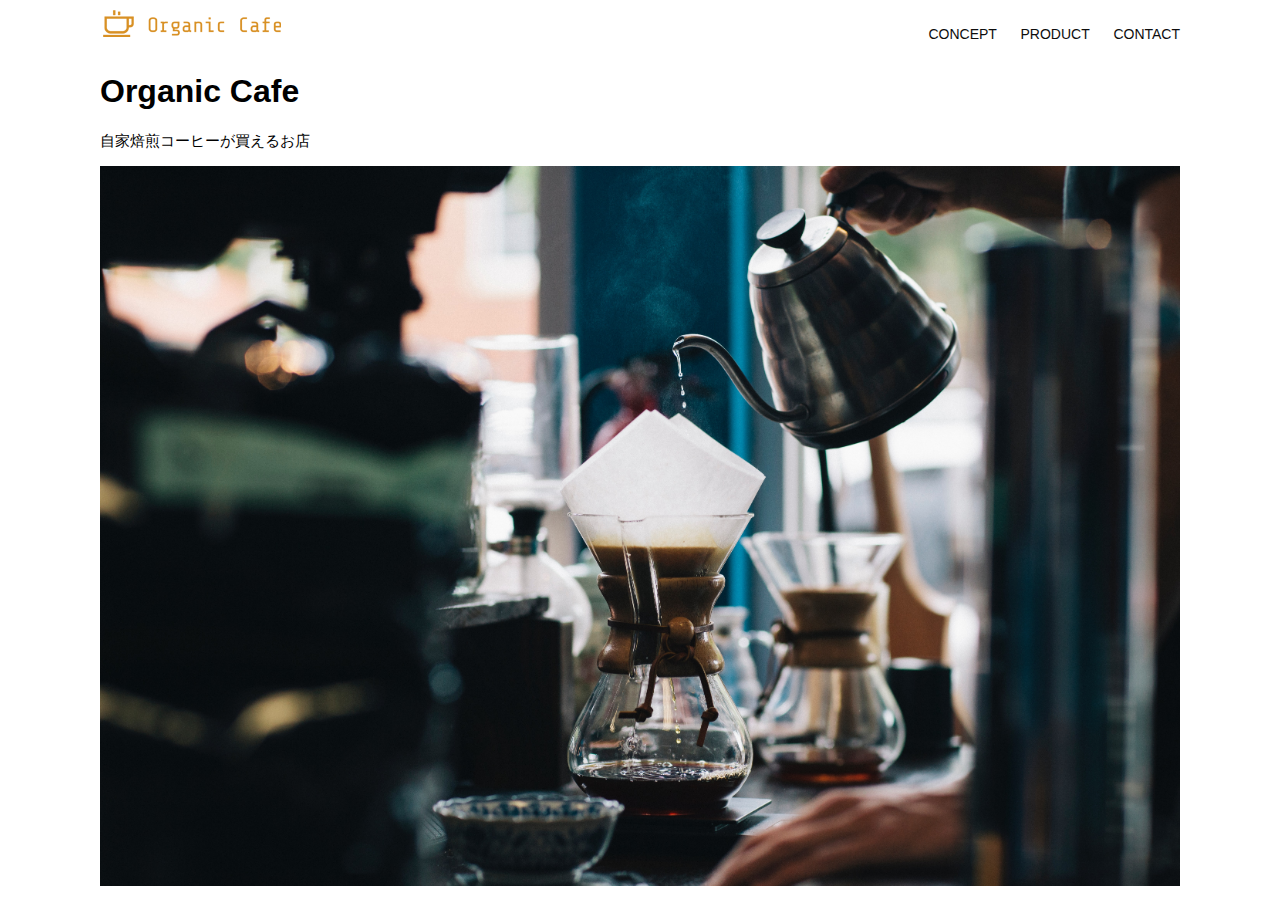
<file: html-css-kadai_013/index.html>
<!DOCTYPE html>
<html>
  <head>
    <title>Organic Cafe</title>
    <meta charset="UTF-8">
    <meta name="viewport" content="=width=device-width, initial-scale=1.0">
    <link rel="stylesheet" href="style.css">
  </head>
  <body>
    <header>
      <a href="index.html" id="logo"><img src="images/logo.png" alt="トップページに戻る"></a>
      <nav id="nav-pc">
        <a href="index.html#concept">CONCEPT</a>
        <a href="index.html#product">PRODUCT</a>
        <a href="index.html#contact">CONTACT</a>
      </nav>
      <img id="menu-sp" src="images/button-menu.png" alt="ナビゲーションを開く" onclick="document.getElementById('nav-sp').style.display = 'block'">
      <nav id="nav-sp">
       <img id="close" src="images/button-close.png" alt="ナビゲーションを閉じる" onclick="document.getElementById('nav-sp').style.display = 'none'">
       <a id="logo-sp" href="index.html" onclick="document.getElementById('nav-sp').style.display = 'none'"><img
           src="images/logo-sp.png" alt="トップページに戻る"></a>
       <a class="menu" href="index.html#concept" onclick="document.getElementById('nav-sp').style.display = 'none'">CONCEPT</a>
       <a class="menu" href="index.html#product" onclick="document.getElementById('nav-sp').style.display = 'none'">PRODUCT</a>
       <a class="menu" href="index.html#contact" onclick="document.getElementById('nav-sp').style.display = 'none'">CONTACT</a>
      </nav> 
    </header>
    <main>
      <article>
        <section id="main-visual">
          <div id="main-message">
          <h1>Organic Cafe</h1>
          <p>自家焙煎コーヒーが買えるお店</p>
          </div>
          <img src="images/main-image.jpg" alt="コーヒーに湯を注ぐ画像">
        </section>
      </article>
    </main>
  </body>
</html>
</file>
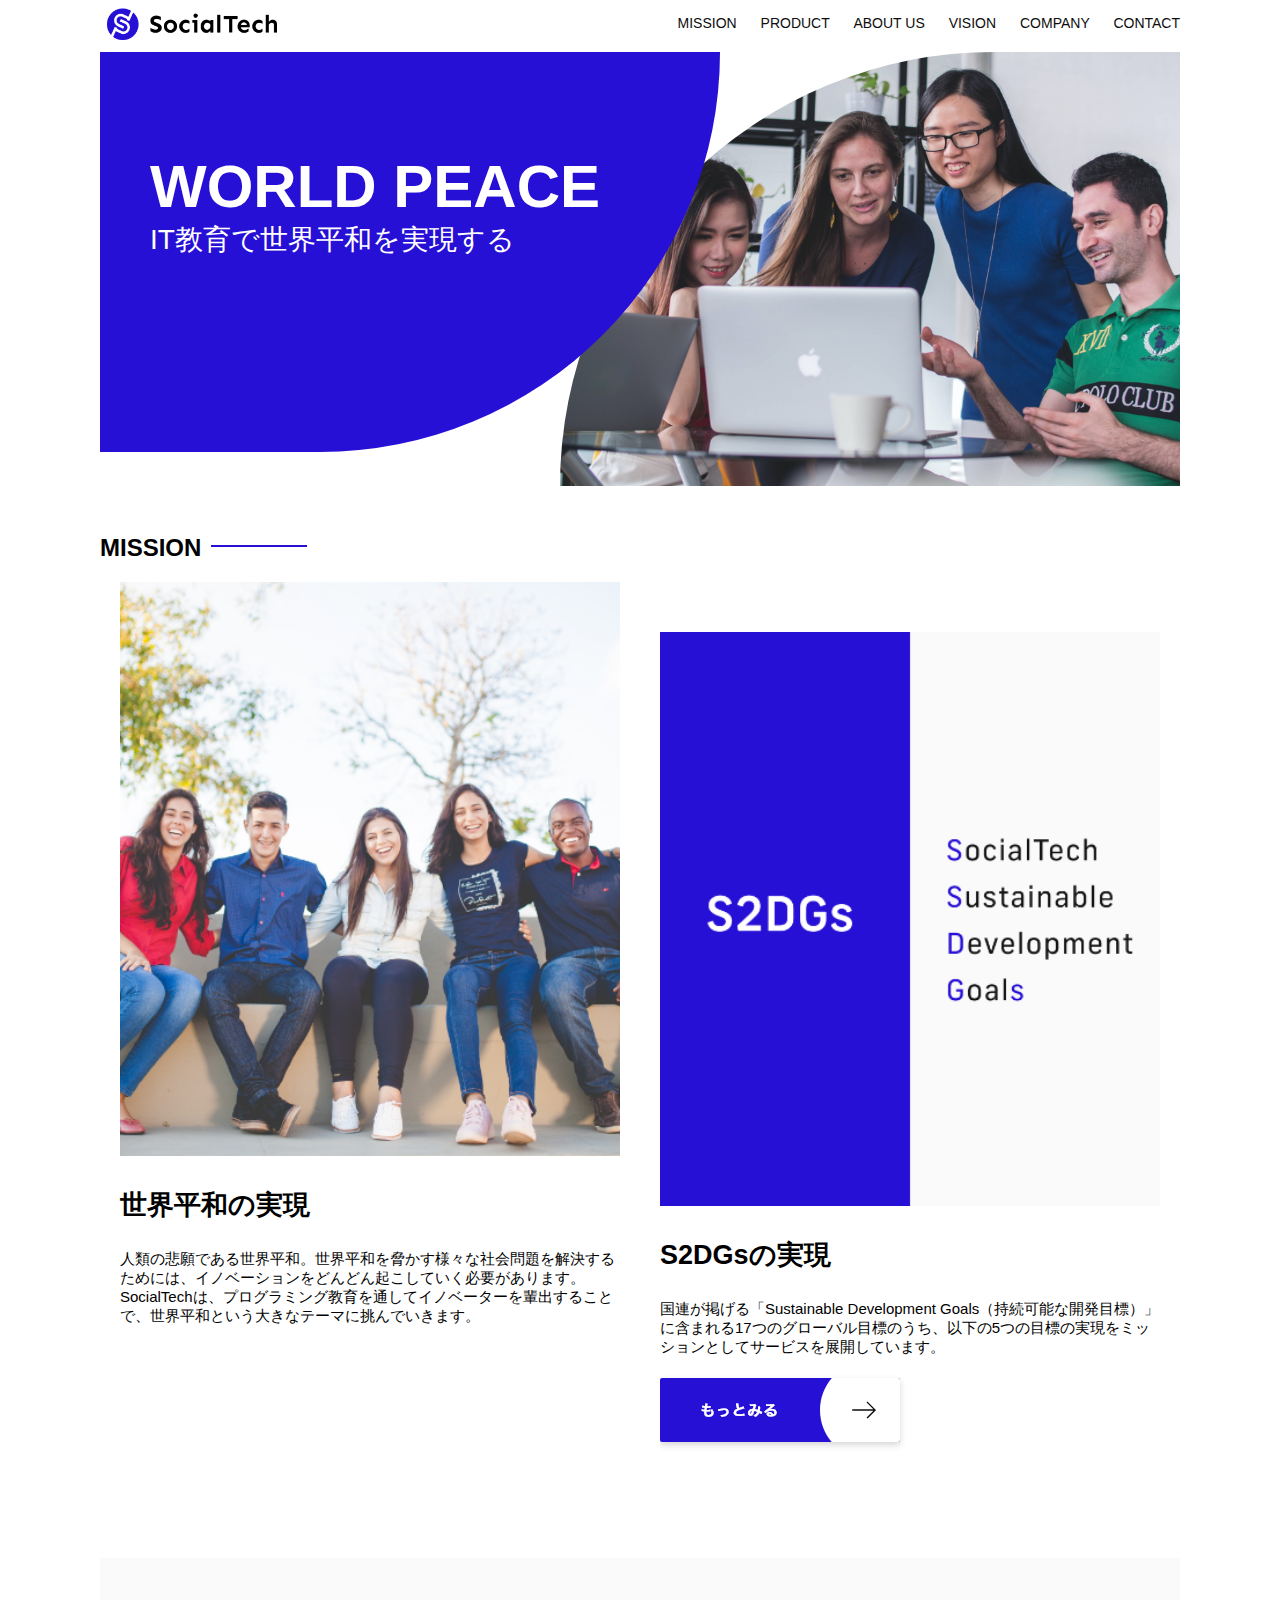
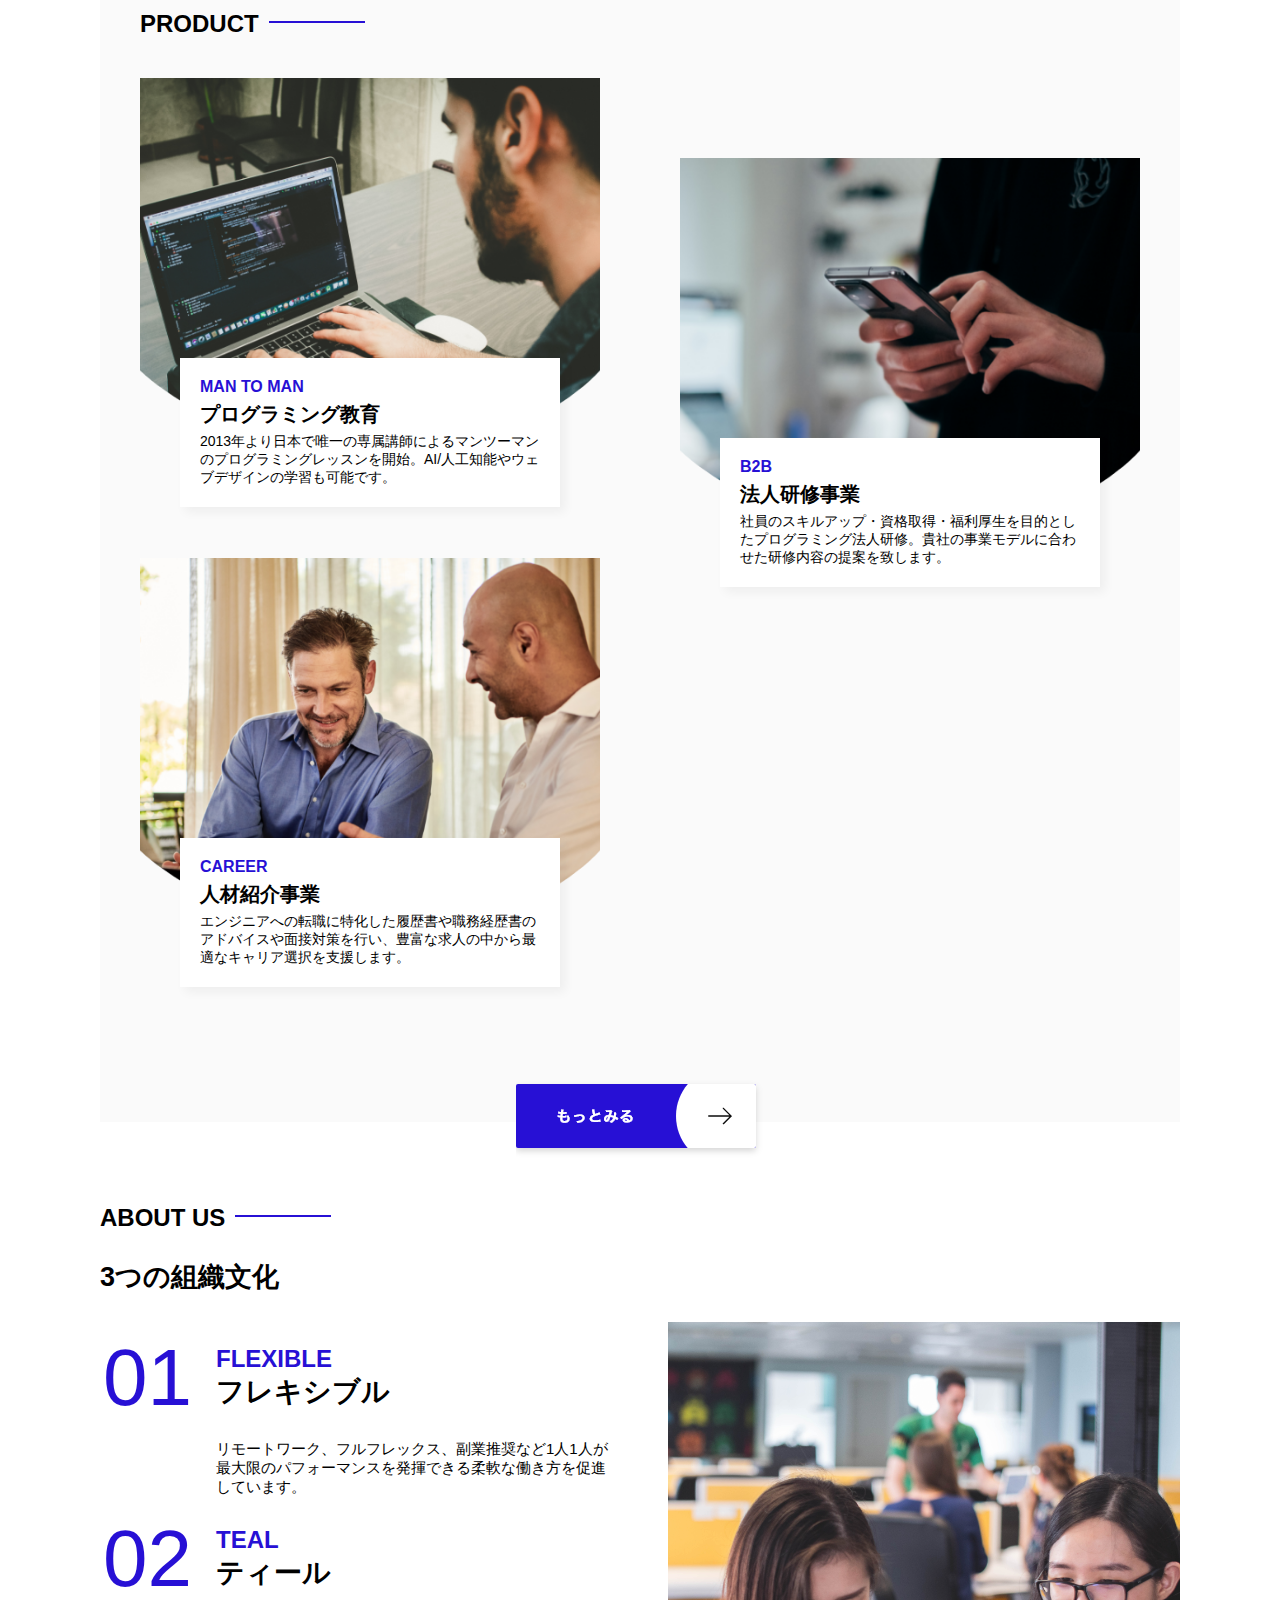
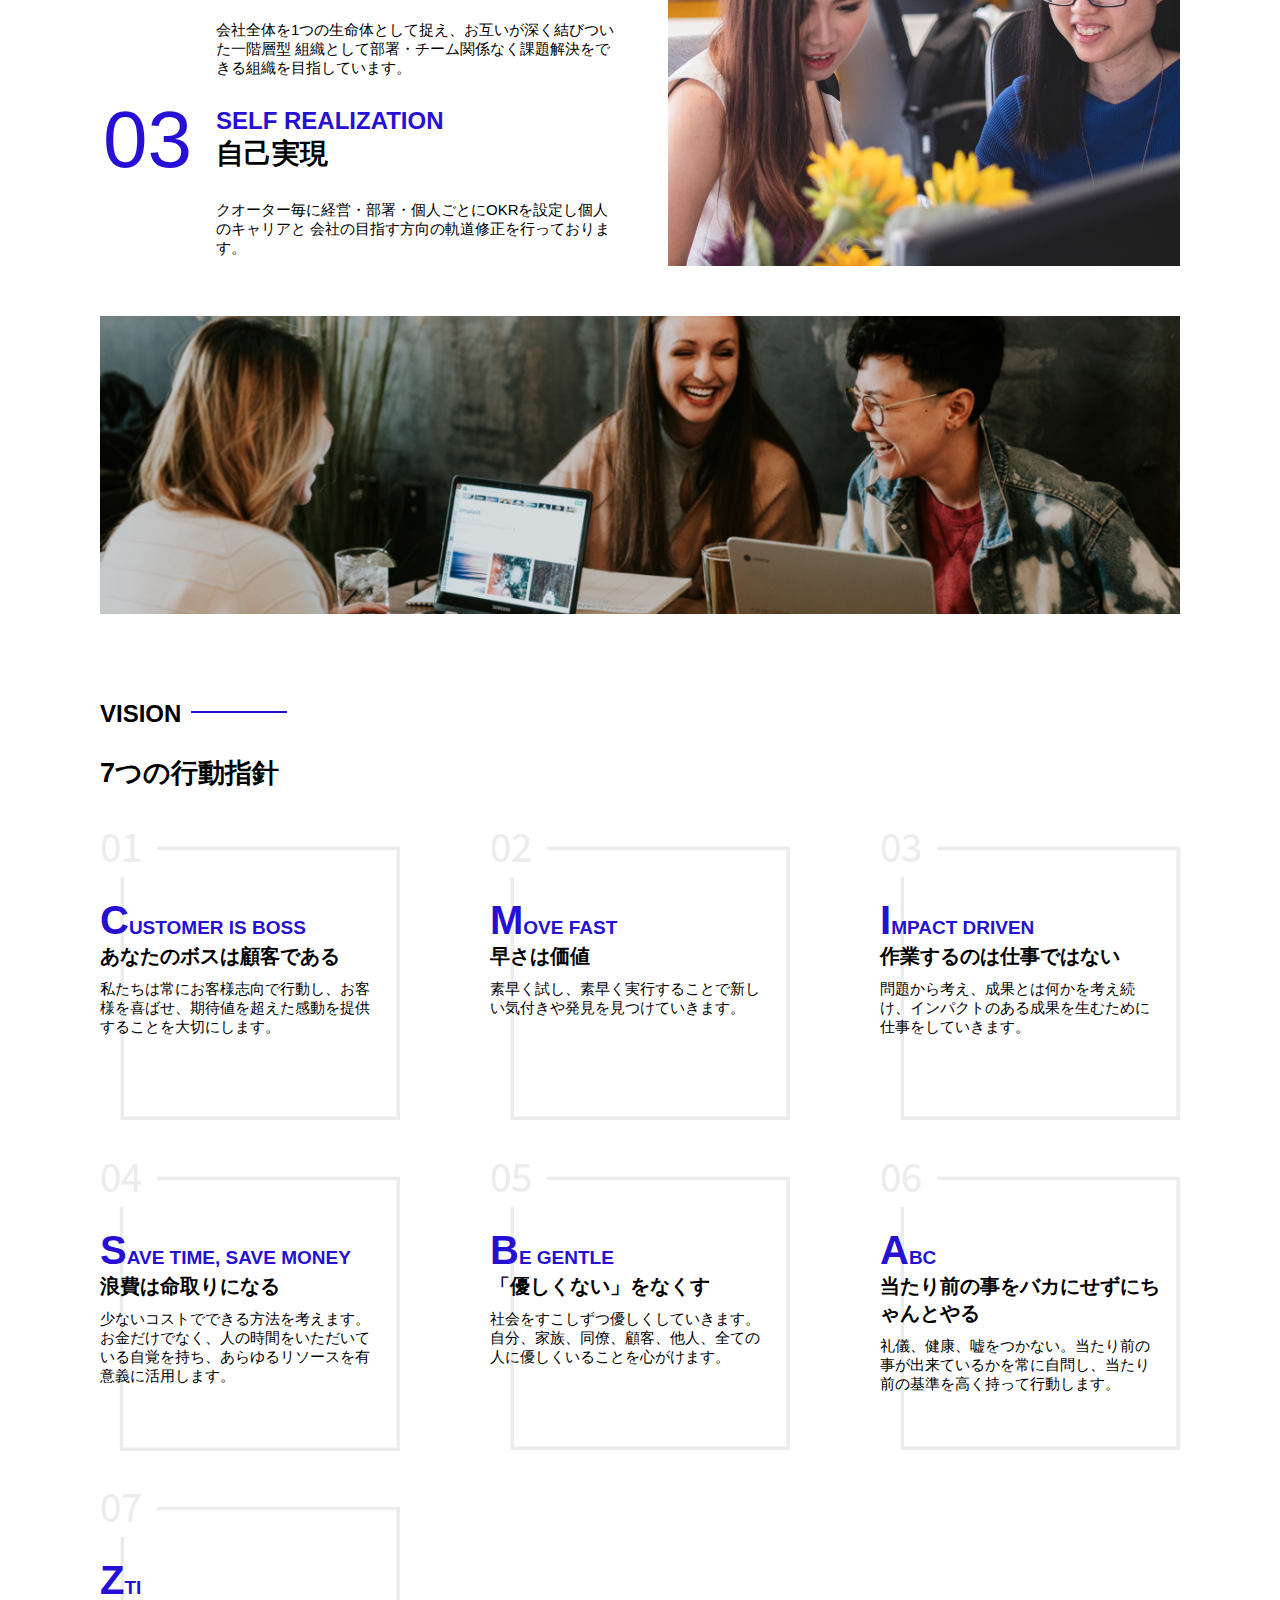
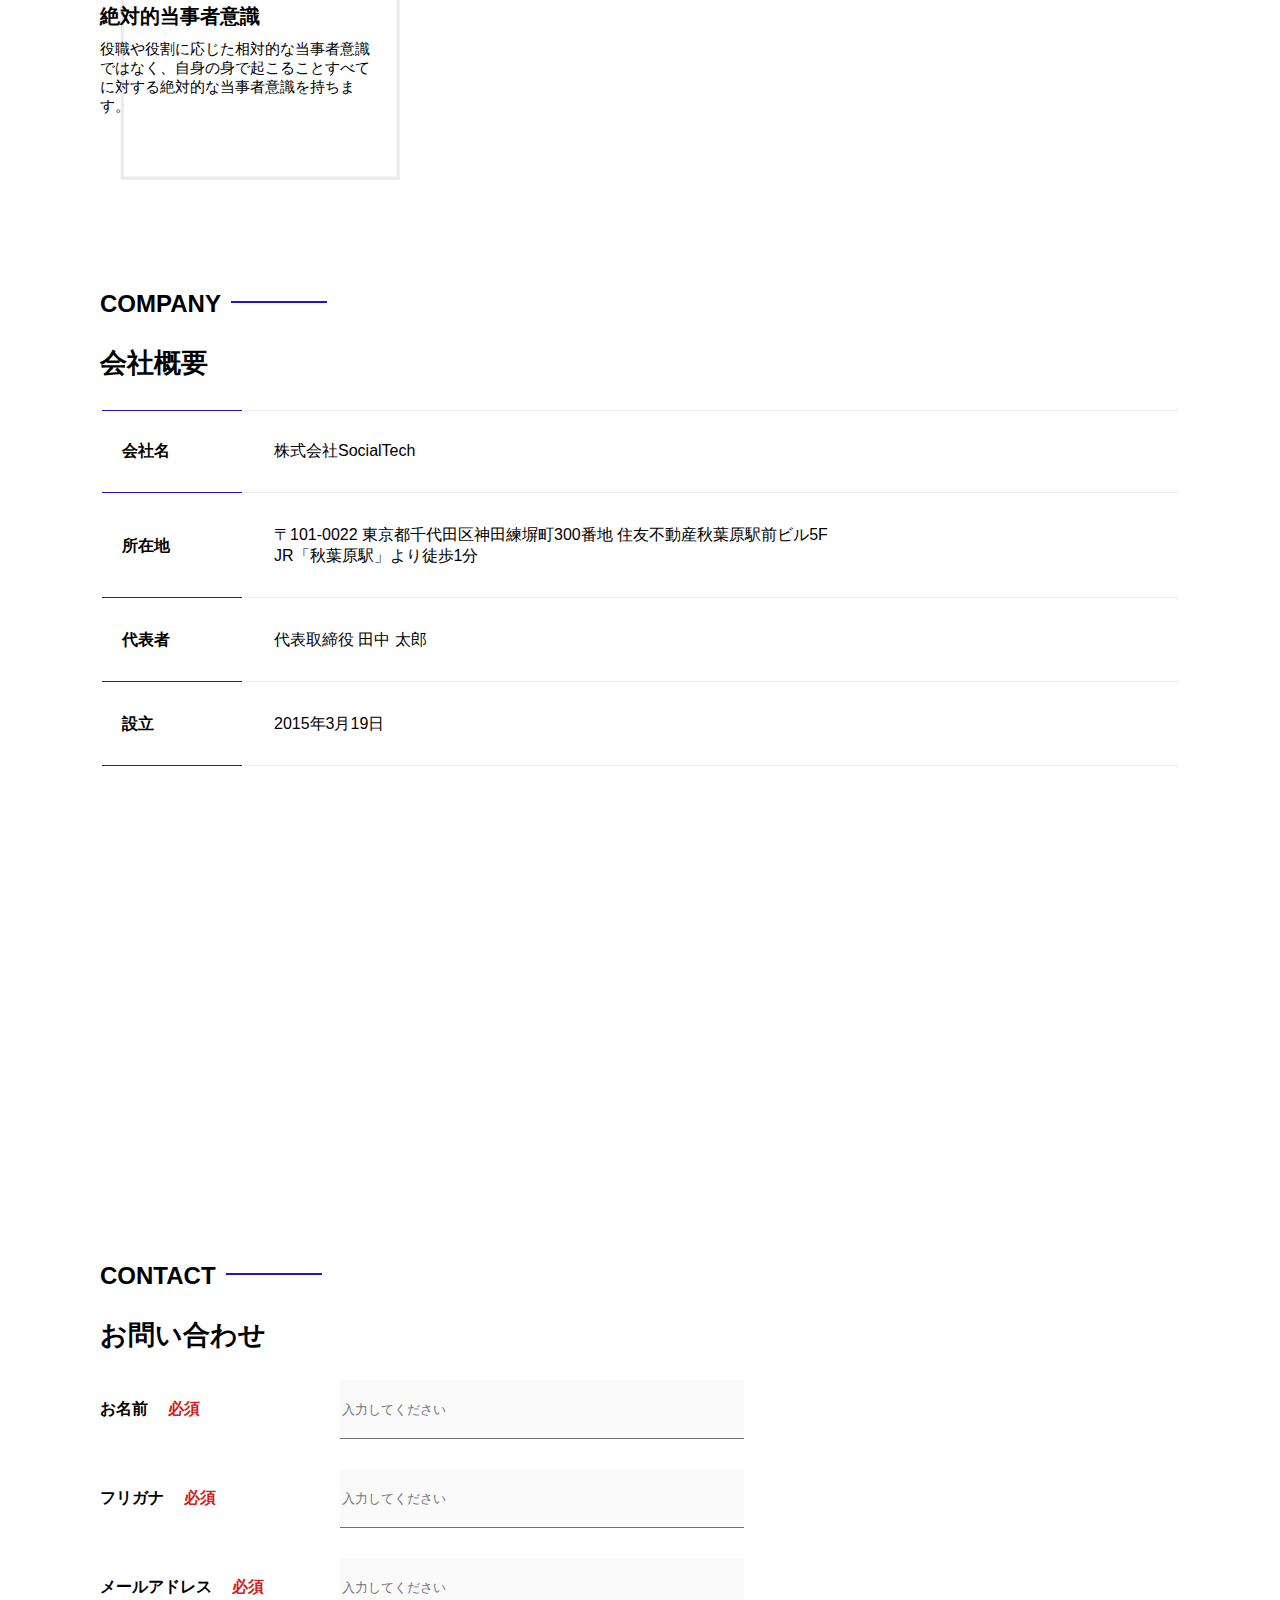
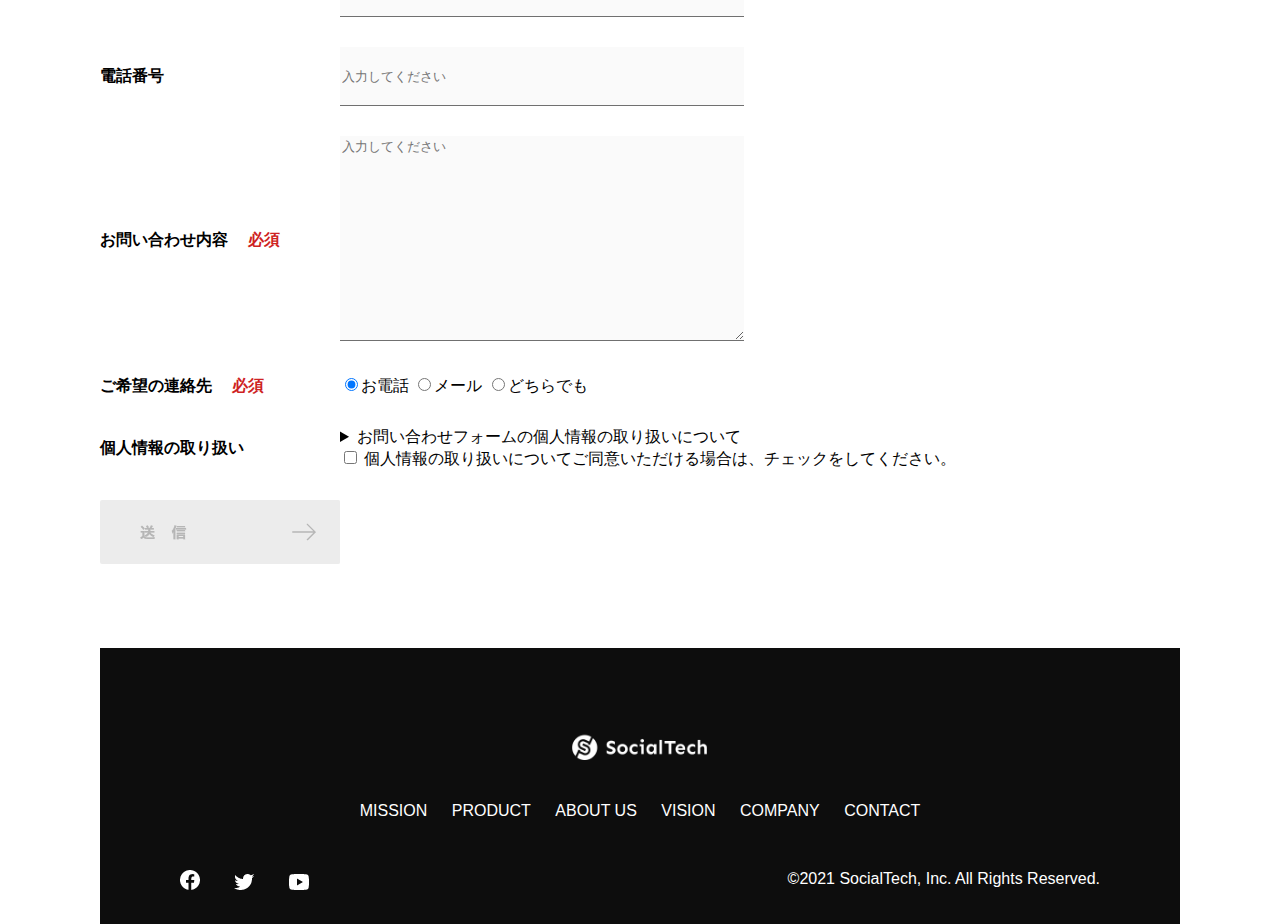
<file: kadai_tutorial_output/index.html>
<!DOCTYPE html>
<html>
  <head>
    <title>SocialTech</title>
    <meta charset="UTF-8">
    <meta name="description" content="SocialTechはEdTech業界のリーディングカンパニーを目指します。">
    <meta name="viewport" content="width=device-width,initial-scale=1.0">
    <link rel="stylesheet" href="style.css">

  </head>
  <body>
    <header>
      <a href="index.html" id="logo"><img src="images/logo.png" alt="トップページに戻る"></a>

      <nav id="nav-pc">
        <a href="mission.html">MISSION</a>
        <a href="product.html">PRODUCT</a>
        <a href="index.html#aboutus">ABOUT US</a>
        <a href="index.html#vision">VISION</a>
        <a href="index.html#company">COMPANY</a>
        <a href="index.html#contact">CONTACT</a>
      
      </nav>
      <!--スマホ用メニューボタン-->
      <img id="menu-sp" src="images/button-menu.png" alt="ナビゲーションを開く" onclick="document.getElementById('nav-sp').style.display = 'block'">
      <!--スマホ用ナビゲーション-->
      <nav id="nav-sp">
        <img id="close" src="images/button-close.png" alt="ナビゲーションを閉じる" onclick="document.getElementById('nav-sp').style.display = 'none'">
        <a id="logo-sp" href="index.html" onclick="document.getElementById('nav-sp').style.display = 'none'"><img
           src="images/logo-sp.png" alt="トップページに戻る"></a>
        <a class="menu" href="mission.html" onclick="document.getElementById('nav-sp').style.display = 'none'">MISSION</a>
        <a class="menu" href="product.html" onclick="document.getElementById('nav-sp').style.display = 'none'">PRODUCT</a>
        <a class="menu" href="index.html#aboutus" onclick="document.getElementById('nav-sp').style.display = 'none'">ABOUT US</a>
        <a class="menu" href="index.html#vision" onclick="document.getElementById('nav-sp').style.display = 'none'">VISION</a>
        <a class="menu" href="index.html#company" onclick="document.getElementById('nav-sp').style.display = 'none'">COMPANY</a>
        <a class="menu" href="index.html#contact" onclick="document.getElementById('nav-sp').style.display = 'none'">CONTACT</a>
        <div id="sns">
          <a href="https://www.facebook.com/sejuku2013"><img src="images/button-facebook.png" alt="Facebookのリンク"></a>
          <a href="https://twitter.com/samuraijuku"><img src="images/button-twitter.png" alt="Twitterのリンク"></a>
          <a href="https://www.youtube.com/channel/UCCFOQO5aDK0xXam4cUQXT8g"><img src="images/button-youtube.png" alt="YouTubeのリンク"></a>
        </div>
      </nav>

    </header>
    <main>
      <article>
        <section id="main-visual">
          <div id="main-message">
            <h1>WORLD PEACE</h1>
            <p>IT教育で世界平和を実現する</p>
          </div>
          <img src="images/index/index-main.png" alt="PCの周りに集まる多国籍の仲間たち">
          
        </section>

        <section id="mission">
          <h2 class="index-h2">MISSION</h2>
          <div id="mission-flex">
            <div>
              <img id="mission-photo" src="images/index/index-mission.png" alt="屋外のベンチで写真を撮影する多国籍の仲間たち">
              <h3>世界平和の実現</h3>
              <p>
                人類の悲願である世界平和。世界平和を脅かす様々な社会問題を解決するためには、イノベーションをどんどん起こしていく必要があります。SocialTechは、プログラミング教育を通してイノベーターを輩出することで、世界平和という大きなテーマに挑んでいきます。
              </p>
            </div>
            <div>
              <img id="s2dgs" src="images/index/s2dgs.png" alt="S2DGs">
              <h3>S2DGsの実現</h3>
              <P>国連が掲げる「Sustainable Development Goals（持続可能な開発目標）」に含まれる17つのグローバル目標のうち、以下の5つの目標の実現をミッションとしてサービスを展開しています。</P>
              <a href="mission.html">
                <img src="images/button-more.png" alt="もっとみる">
              </a>
            </div>
          </div>
        </section>

        <section id="product">
          <h2 class="index-h2">PRODUCT</h2>
          <div>
            <div id="product-left">
              <div>
                <img class="product-photo" src="images/index/index-mantoman.png" alt="PCでコードを書く男性">
                <div class="product-explain">
                  <span>MAN TO MAN</span>
                  <h3>プログラミング教育</h3>
                  <p>2013年より日本で唯一の専属講師によるマンツーマンのプログラミングレッスンを開始。AI/人工知能やウェブデザインの学習も可能です。</p>
                </div>
              </div> 
              <div>
                <img class="product-photo" src="images/index/index-career.png" alt="笑顔で話し合う2人の男性">
                <div class="product-explain">
                  <span>CAREER</span>
                  <h3>人材紹介事業</h3>
                  <p>エンジニアへの転職に特化した履歴書や職務経歴書のアドバイスや面接対策を行い、豊富な求人の中から最適なキャリア選択を支援します。</p>
                </div>
              </div>
            </div>
            <div id="product-right">
              <div>
                <img class="product-photo" src="images/index/index-media.png" alt="スマートフォンを操作する人">
                <div class="product-explain">
                  <span>B2B</span>
                  <h3>法人研修事業</h3>
                  <p>社員のスキルアップ・資格取得・福利厚生を目的としたプログラミング法人研修。貴社の事業モデルに合わせた研修内容の提案を致します。</p>
                </div>
              </div>
            </div>
          </div>
          <div>
            <a id="product-more" href="product.html">
              <img src="images/button-more.png" alt="もっとみる">
            </a>
          </div>
        </section>
        <!---ABOUT US-->
        <section id="aboutus">
          <h2 class="index-h2">ABOUT US</h2>
          <h3>3つの組織文化</h3>
          <div>
            <table class="culture-table">
              <tr>
                <td>
                  <span class="culture-num">01</span>
                </td>
                <td>
                  <span class="culture-en">FLEXIBLE</span>
                  <span class="culture-jp">フレキシブル</span>
                </td>
              </tr>
              <tr>
                <td>

                </td>
                <td>
                  <p class="culture-description">
                    リモートワーク、フルフレックス、副業推奨など1人1人が最大限のパフォーマンスを発揮できる柔軟な働き方を促進しています。
                  </p>
                </td>
              </tr>
              <tr>
                <td>
                  <span class="culture-num">02</span>
                </td>
                <td>
                  <span class="culture-en">TEAL</span>
                  <span class="culture-jp">ティール</span>
                </td>
              </tr>
              <tr>
                <td>

                </td>
                <td>
                  <p class="culture-description">
                    会社全体を1つの生命体として捉え、お互いが深く結びついた一階層型
                    組織として部署・チーム関係なく課題解決をできる組織を目指しています。
                  </p>
                </td>
              </tr>
              <tr>
                <td>
                  <span class="culture-num">03</span>
                </td>
                <td>
                  <span class="culture-en">SELF REALIZATION</span>
                  <span class="culture-jp">自己実現</span>
                </td>
              </tr>
              <tr>
                <td>

                </td>
                <td>
                  <p class="culture-description">
                    クオーター毎に経営・部署・個人ごとにOKRを設定し個人のキャリアと
                    会社の目指す方向の軌道修正を行っております。
                  </p>
                </td>
              </tr>
            </table>
            <img class="culture-img" src="images/index/index-aboutus1.png" alt="笑顔で話し合う2人の女性">
          </div>
          <img class="culture-img2" src="images/index/index-aboutus2.png" alt="笑顔で話し合う3人の男女">
        </section>
        <!--VISION-->
        <section id="vision">
          <h2 class="index-h2">VISION</h2>
          <h3>7つの行動指針</h3>
          <div>
            <div class="vision-box">
              <img src="images/index/vision-01.png" alt="01">
              <span>
                <h4>CUSTOMER IS BOSS</h4>
                <h5>あなたのボスは顧客である</h5>
                <p>私たちは常にお客様志向で行動し、お客様を喜ばせ、期待値を超えた感動を提供することを大切にします。</p>
              </span>
            </div>
            <div class="vision-box">
              <img src="images/index/vision-02.png" alt="02">
              <span>
                <h4>MOVE FAST</h4>
                <h5>早さは価値</h5>
                <p>素早く試し、素早く実行することで新しい気付きや発見を見つけていきます。</p>
              </span>
            </div>
            <div class="vision-box">
              <img src="images/index/vision-03.png" alt="03">
              <span>
                <h4>IMPACT DRIVEN</h4>
                <h5>作業するのは仕事ではない</h5>
                <p>問題から考え、成果とは何かを考え続け、インパクトのある成果を生むために仕事をしていきます。</p>
              </span>
            </div>
            <div class="vision-box">
              <img src="images/index/vision-04.png" alt="04">
              <span>
                <h4>SAVE TIME, SAVE MONEY</h4>
                <h5>浪費は命取りになる</h5>
                <p>少ないコストでできる方法を考えます。お金だけでなく、人の時間をいただいている自覚を持ち、あらゆるリソースを有意義に活用します。</p>
              </span>
            </div>
            <div class="vision-box">
              <img src="images/index/vision-05.png" alt="05">
              <span>
                <h4>BE GENTLE</h4>
                <h5>「優しくない」をなくす</h5>
                <p>社会をすこしずつ優しくしていきます。自分、家族、同僚、顧客、他人、全ての人に優しくいることを心がけます。</p>
              </span>
            </div>
            <div class="vision-box">
              <img src="images/index/vision-06.png" alt="06">
              <span>
                <h4>ABC</h4>
                <h5>当たり前の事をバカにせずにちゃんとやる</h5>
                <p>礼儀、健康、嘘をつかない。当たり前の事が出来ているかを常に自問し、当たり前の基準を高く持って行動します。</p>
              </span>
            </div>
            <div class="vision-box">
              <img src="images/index/vision-07.png" alt="07">
              <span>
                <h4>ZTI</h4>
                <h5>絶対的当事者意識</h5>
                <p>役職や役割に応じた相対的な当事者意識ではなく、自身の身で起こることすべてに対する絶対的な当事者意識を持ちます。</p>
              </span>
            </div>
          </div>
        </section>
        <!--COMPANY-->
        <section id="company">
          <h2 class="index-h2">COMPANY</h2>
          <h3>会社概要</h3>
          <table id="company-table">
            <tr>
              <th class="tableheader-first">会社名</th>
              <td class="cell-first">株式会社SocialTech</td>
            </tr>
            <tr>
              <th class="tableheader">所在地</th>
              <td class="cell">〒101-0022 東京都千代田区神田練塀町300番地 住友不動産秋葉原駅前ビル5F<br>JR「秋葉原駅」より徒歩1分</td>
            </tr>
            <tr>
              <th class="tableheader">代表者</th>
              <td class="cell">代表取締役 田中 太郎</td>
            </tr>
            <tr>
              <th class="tableheader">設立</th>
              <td class="cell">2015年3月19日</td>
            </tr>
          </table>
          <iframe
           src="https://www.google.com/maps/embed?pb=!1m18!1m12!1m3!1d3240.0688551336752!2d139.77207767559256!3d35.69992317258137!2m3!1f0!2f0!3f0!3m2!1i1024!2i768!4f13.1!3m3!1m2!1s0x60188fee13660e23%3A0x77137876edf742ac!2z5L2P5Y-L5LiN5YuV55Sj56eL6JGJ5Y6f6aeF5YmN44OT44Or!5e0!3m2!1sja!2sjp!4v1742547643474!5m2!1sja!2sjp" width="600" height="450" 
           style="border:0;" allowfullscreen="" loading="lazy" referrerpolicy="no-referrer-when-downgrade">
          </iframe>
        </section>
        <!--お問い合わせフォーム-->
        <section id="contact">
          <h2 class="index-h2">CONTACT</h2>
          <h3>お問い合わせ</h3>
          <form>
            <div>
             <div class="contact-heading">
               <label class="contact-label">お名前<span class="contact-span">必須</span></label>
             </div>
             <div>
               <input type="text" name="name" placeholder="入力してください" class="contact-textbox">
             </div>
            </div>
            <div>
              <div class="contact-heading">
                <label class="contact-label">フリガナ<span class="contact-span">必須</span></label>
              </div>
              <div>
                <input type="text" name="hurigana" placeholder="入力してください" class="contact-textbox">
              </div>
            </div> 
            <div>
              <div class="contact-heading">
                <label class="contact-label">メールアドレス<span class="contact-span">必須</span></label>
              </div>
              <div>
                <input type="text" name="email" placeholder="入力してください" class="contact-textbox">
              </div>
            </div>
            <div>
              <div class="contact-heading">
                <label class="contact-label">電話番号</label>
              </div>
              <div>
                <input type="text" name="tel" placeholder="入力してください" class="contact-textbox">
              </div>
            </div>
            <div>
              <div class="contact-heading">
                <label class="contact-label">お問い合わせ内容<span class="contact-span">必須</span></label>
              </div>
              <div>
                <textarea class="contact-textarea" placeholder="入力してください" name="message"></textarea>
              </div>            
            </div>
            <div>
              <div class="contact-heading">
                <label class="contact-label">ご希望の連絡先<span class="contact-span">必須</span></label>
              </div>
              <div>
                <input class="radiobutton" type="radio" value="tel" name="contact" checked><label>お電話</label>
                <input class="radiobutton" type="radio" value="mail" name="contact" ><label>メール</label>
                <input class="radiobutton" type="radio" value="both" name="contact" ><label>どちらでも</label>
              </div>
            </div>
            <div>
              <div class="contact-heading">
                <label class="contact-label">個人情報の取り扱い</label>
              </div>
              <div>
                <details>
                  <summary>お問い合わせフォームの個人情報の取り扱いについて</summary>
                  <div>
                    <span>1. 組織の名称又は氏名</span><br>
                    株式会社SocialTech<br><br>
                    <span>2. 個人情報保護管理者（若しくはその代理人）の氏名又は職名、所属及び連絡先
                      鈴木 一郎 コーポレート部</span><br>
                    メールアドレス: samurai@example.com<br>
                    TEL: 03-1234-5678<br>
                    <span>3. 個人情報の利用目的</span><br>
                    ・本サービス及び本サービスに関連する情報の提供又はそれらに関する連絡のため<br>
                    ・ユーザーの本人確認のため<br>
                    ・当社サービスのご案内のため<br>
                    ・当社の商品等の広告または宣伝（電子メールによるものを含むものとします。）<br><br>
                    <span>4. 個人情報の取り扱い業務の委託</span><br>
                    個人情報の取扱業務の全部または一部を外部に業務委託する場合があります。<br>
                    その際、弊社は、個人情報を適切に保護できる管理体制を敷き実行していることを条件として<br>
                    委託先を厳選したうえで、機密保持契約を委託先と締結し、お客様の個人情報を厳密に管理させます。<br><br>
                    <span>5.個人情報の開示等の請求</span><br>
                    お客様は、弊社に対してご自身の個人情報の開示等（利用目的の通知、開示、内容の訂正・追加・削除、利用の停止または消去、第三者への提供の停止）に関して、当社問い合わせ窓口に申し出ることができます。<br>
                    その際、弊社はお客様ご本人を確認させていただいたうえで、合理的な期間内に対応いたします。<br><br>
                    なお、個人情報に関する弊社問い合わせ先は、次の通りです。<br><br>
                    株式会社SocialTech 個人情報問合せ窓口<br>
                    〒101-0022 東京都千代田区神田練塀町300番地 住友不動産秋葉原駅前ビル5F<br>
                    メールアドレス: samurai@example.com TEL: 03-1234-5678<br><br>
                    <span>6.個人情報を提供されることの任意性について</span><br><br>
                    お客様がご自身の個人情報を弊社に提供されるか否かは、お客様のご判断によりますが、もしご提供されない場合には、適切なサービスが提供できない場合がありますので予めご了承ください。
                  </div>
                </details>
                <input type="checkbox" name="agree">
                <span>個人情報の取り扱いについてご同意いただける場合は、チェックをしてください。</span>
              </div>
            </div>
            <input type="image" src="images/button-submit.png" alt="送信する">          
          </form>
        </section>
      </article>
      <footer>
        <div id="footer-logo">
          <img src="images/logo-sp.png" alt="SocialTech">
        </div>
        <div id="footer-link">
          <a href="mission.html">MISSION</a>
          <a href="product.html">PRODUCT</a>
          <a href="index.html#aboutus">ABOUT US</a>
          <a href="index.html#vision">VISION</a>
          <a href="index.html#company">COMPANY</a>
          <a href="index.html#contact">CONTACT</a>
        </div>
        <div id="sns-footer">
          <a href="https://www.facebook.com/sejuku2013"><img src="images/button-facebook.png" alt="Facebookのリンク"></a>
          <a href="https://twitter.com/samuraijuku"><img src="images/button-twitter.png" alt="Twitterのリンク"></a>
          <a href="https://www.youtube.com/channel/UCCFOQO5aDKOxXam4cUQXT8g"><img src="images/button-youtube.png" alt="YouTubeのリンク"></a>
          <span id="copyright">&copy;2021 SocialTech, Inc. All Rights Reserved.</span>
        </div>
      </footer>
    </main>

  </body>
</html>
</file>
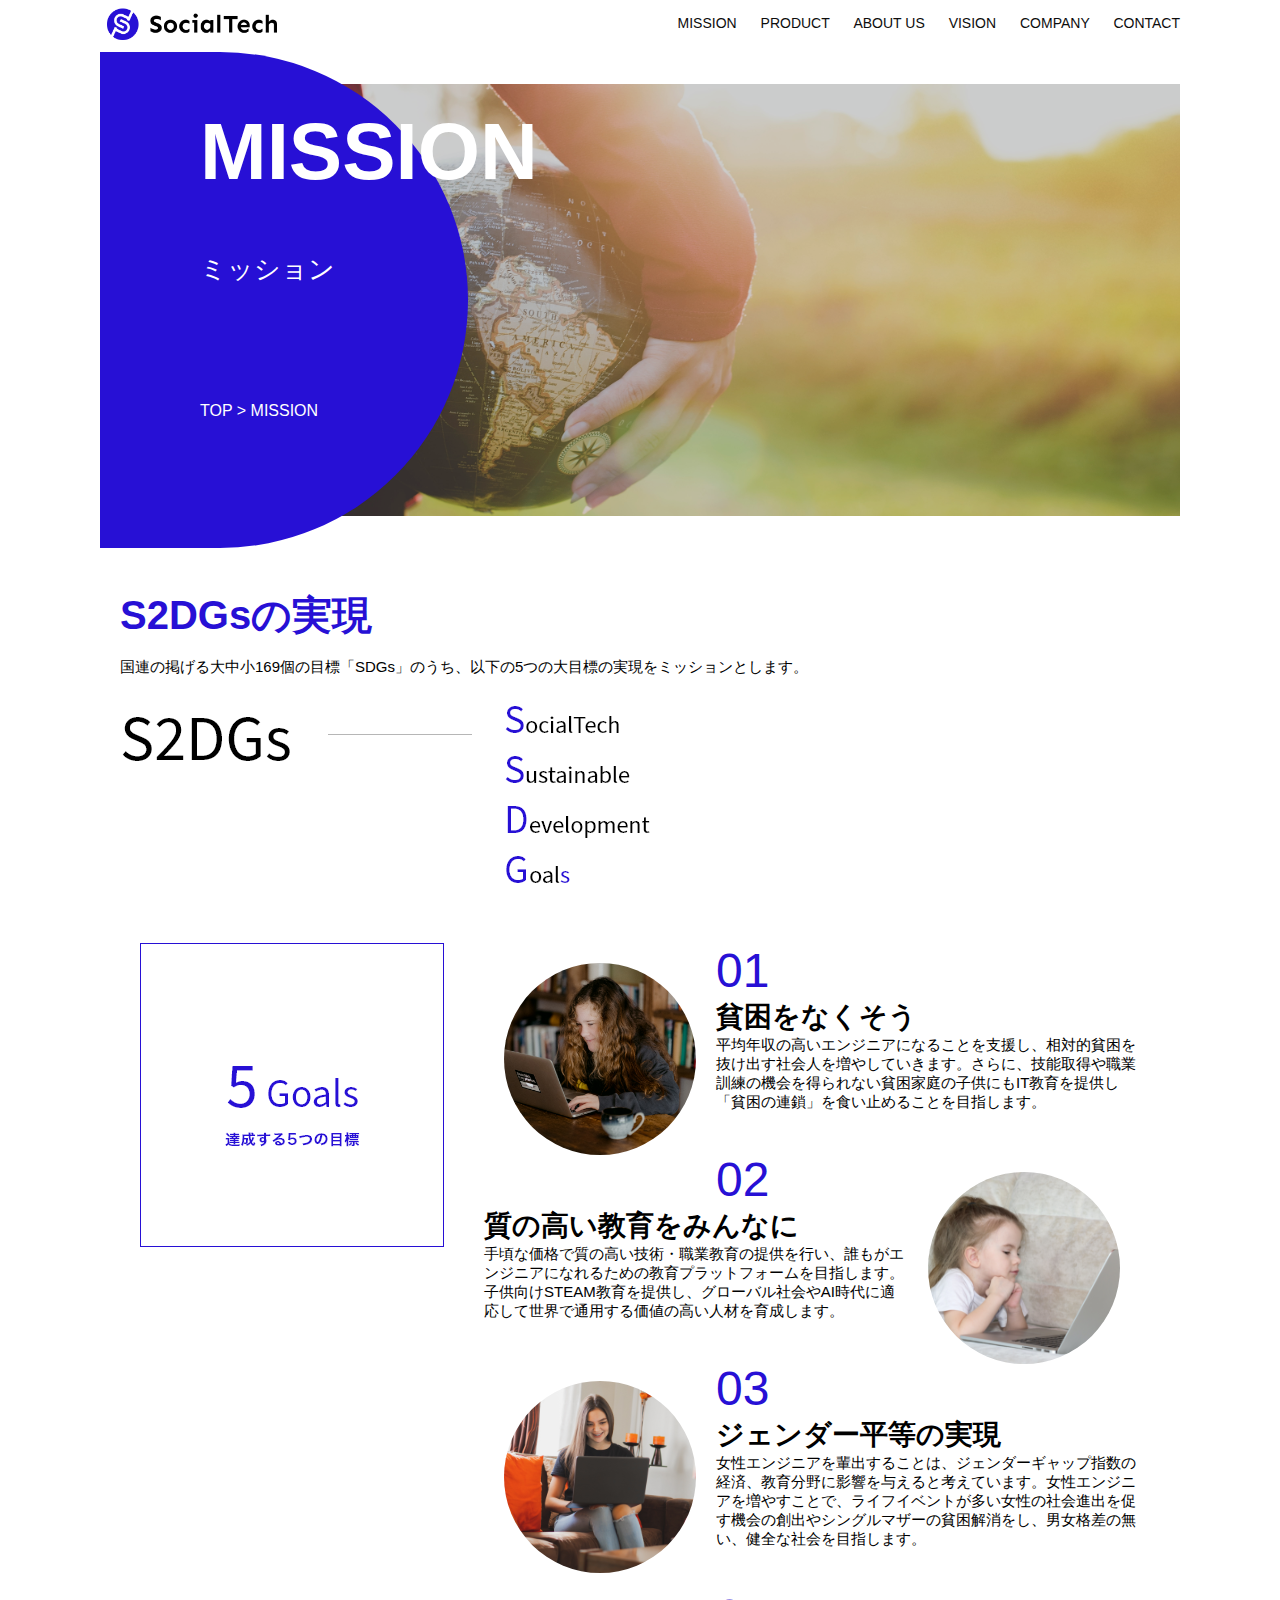
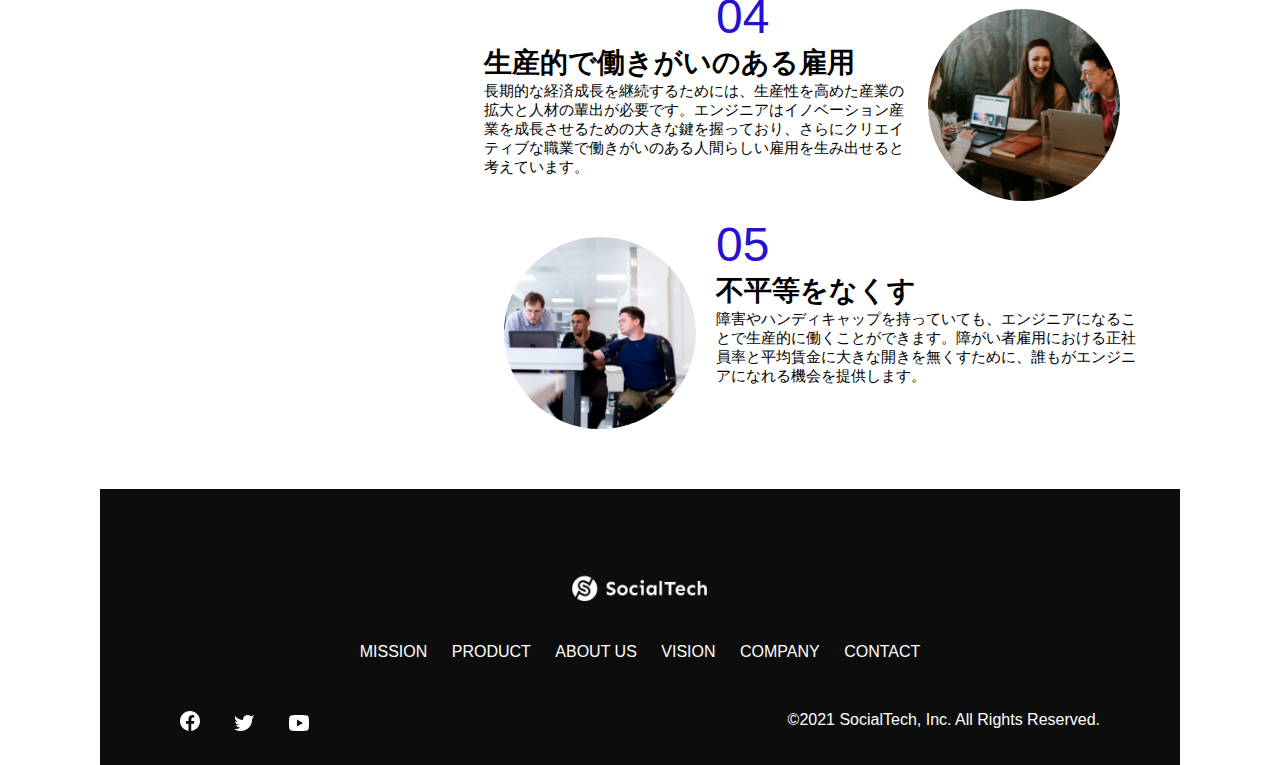
<file: kadai_tutorial_output/mission.html>
<!DOCTYPE html>
<html>
  <head>
    <title>SocialTech - MISSION ミッション -</title>
    <meta charset="UTF-8"> 
    <meta name="description" content="SocialTechが目指す5つの目標（S2DGs）を紹介します">
    <meta name="viewport" content="width=device-width, initial-scale=1.0">
    <link rel="stylesheet" href="style.css">
  </head>

  <body>
    <header>
      <a href="index.html" id="logo"><img src="images/logo.png" alt="トップページに戻る"></a>

      <nav id="nav-pc">
        <a href="mission.html">MISSION</a>
        <a href="product.html">PRODUCT</a>
        <a href="index.html#aboutus">ABOUT US</a>
        <a href="index.html#vision">VISION</a>
        <a href="index.html#company">COMPANY</a>
        <a href="index.html#contact">CONTACT</a>
      </nav>

      <img id="menu-sp" src="images/button-menu.png" alt="ナビゲーションを開く" onclick="document.getElementById('nav-sp').style.display = 'block'">

      <nav id="nav-sp">
        <img id="close" src="images/button-close.png" alt="ナビゲーションを閉じる" onclick="document.getElementById('nav-sp').style.display = 'none'">
        <a id="logo-sp" href="index.html" onclick="document.getElementById('nav-sp').style.display = 'none'"><img
            src="images/logo-sp.png" alt="トップページに戻る"></a>
        <a class="menu" href="mission.html" onclick="document.getElementById('nav-sp').style.display = 'none'">MISSION</a>
        <a class="menu" href="product.html" onclick="document.getElementById('nav-sp').style.display = 'none'">PRODUCT</a>
        <a class="menu" href="index.html#aboutus" onclick="document.getElementById('nav-sp').style.display = 'none'">ABOUT US</a>
        <a class="menu" href="index.html#vision" onclick="document.getElementById('nav-sp').style.display = 'none'">VISION</a>
        <a class="menu" href="index.html#company" onclick="document.getElementById('nav-sp').style.display = 'none'">COMPANY</a>
        <a class="menu" href="index.html#contact" onclick="document.getElementById('nav-sp').style.display = 'none'">CONTACT</a>
        <div id="sns">
          <a href="https://www.facebook.com/sejuku2013"><img src="images/button-facebook.png" alt="Facebookのリンク"></a>
          <a href="https://twitter.com/samuraijuku"><img src="images/button-twitter.png" alt="Twitterのリンク"></a>
          <a href="https://www.youtube.com/channel/UCCFOQO5aDK0xXam4cUQXT8g"><img src="images/button-youtube.png" alt="YouTubeのリンク"></a>
        </div>
      </nav>
    </header>

    <main>
      <article>
        <section id="mission-main">
          <div id="mission-title">
            <h1>MISSION</h1>
            <span>ミッション</span>
            <div>TOP > MISSION</div>
          </div>
        </section>
        <section id="mission-s2dgs">
          <h2 class="mission-h2">S2DGsの実現</h2>
          <p>国連の掲げる大中小169個の目標「SDGs」のうち、以下の5つの大目標の実現をミッションとします。</p>
          <img src="images/mission/mission-s2dgs.png" alt="S2DGs">
        </section>
        <section id="mission-5goals">
          <div>
            <img id="s2dgs-image" src="images/mission/mission-5goals.png" alt="5Goals">
          </div>
          <div>
            <div>
              <img class="fivegoals-image-left" src="images/mission/mission-5goals01.png" alt="PCを操作する女の子">
              <span class="fivegoals-number">01</span>
              <h3 class="fivegoals-h3">貧困をなくそう</h3>
              <p class="fivegoals-p">
                平均年収の高いエンジニアになることを支援し、相対的貧困を抜け出す社会人を増やしていきます。さらに、技能取得や職業訓練の機会を得られない貧困家庭の子供にもIT教育を提供し「貧困の連鎖」を食い止めることを目指します。
              </p>
            </div>

            <div>
              <img class="fivegoals-image-right" src="images/mission/mission-5goals02.png" alt="PCを見つめる小さい女の子">
              <span class="fivegoals-number">02</span>
              <h3 class="fivegoals-h3">質の高い教育をみんなに</h3>
              <p class="fivegoals-p">
                手頃な価格で質の高い技術・職業教育の提供を行い、誰もがエンジニアになれるための教育プラットフォームを目指します。子供向けSTEAM教育を提供し、グローバル社会やAI時代に適応して世界で通用する価値の高い人材を育成します。
              </p>
            </div>

            <div>
              <img class="fivegoals-image-left" src="images/mission/mission-5goals03.png" alt="PCを操作する女性">
              <span class="fivegoals-number">03</span>
              <h3 class="fivegoals-h3">ジェンダー平等の実現</h3>
              <p class="fivegoals-p">
                女性エンジニアを輩出することは、ジェンダーギャップ指数の経済、教育分野に影響を与えると考えています。女性エンジニアを増やすことで、ライフイベントが多い女性の社会進出を促す機会の創出やシングルマザーの貧困解消をし、男女格差の無い、健全な社会を目指します。
               </p>
            </div>

            <div>
              <img class="fivegoals-image-right" src="images/mission/mission-5goals04.png" alt="笑顔で話し合う3人の男女">
              <span class="fivegoals-number">04</span>
              <h3 class="fivegoals-h3">生産的で働きがいのある雇用</h3>
              <p class="fivegoals-p">
                長期的な経済成長を継続するためには、生産性を高めた産業の拡大と人材の輩出が必要です。エンジニアはイノベーション産業を成長させるための大きな鍵を握っており、さらにクリエイティブな職業で働きがいのある人間らしい雇用を生み出せると考えています。
               </p>
            </div>

            <div>
              <img class="fivegoals-image-left" src="images/mission/mission-5goals05.png" alt="障害を持つ男性が生き生きと働く様子">
              <span class="fivegoals-number">05</span>
              <h3 class="fivegoals-h3">不平等をなくす</h3>
              <p class="fivegoals-p">
                障害やハンディキャップを持っていても、エンジニアになることで生産的に働くことができます。障がい者雇用における正社員率と平均賃金に大きな開きを無くすために、誰もがエンジニアになれる機会を提供します。
              </p>

          </div>
        </section>

      </article>
      <footer>
        <div id="footer-logo">
          <img src="images/logo-sp.png" alt="SocialTech">
        </div>
        <div id="footer-link">
          <a href="mission.html">MISSION</a>
          <a href="product.html">PRODUCT</a>
          <a href="index.html#aboutus">ABOUT US</a>
          <a href="index.html#vision">VISION</a>
          <a href="index.html#company">COMPANY</a>
          <a href="index.html#contact">CONTACT</a>
        </div>
        <div id="sns-footer">
          <a href="https://www.facebook.com/sejuku2013"><img src="images/button-facebook.png" alt="Facebookのリンク"></a>
          <a href="https://twitter.com/samuraijuku"><img src="images/button-twitter.png" alt="Twitterのリンク"></a>
          <a href="https://www.youtube.com/channel/UCCFOQO5aDK0xXam4cUQXT8g"><img src="images/button-youtube.png" alt="YouTubeのリンク"></a>
          <span id="copyright">&copy;2021 SocialTech, Inc. All Rights Reserved.</span>
        </div>
      </footer>
    </main>
  </body>
</html>
</file>
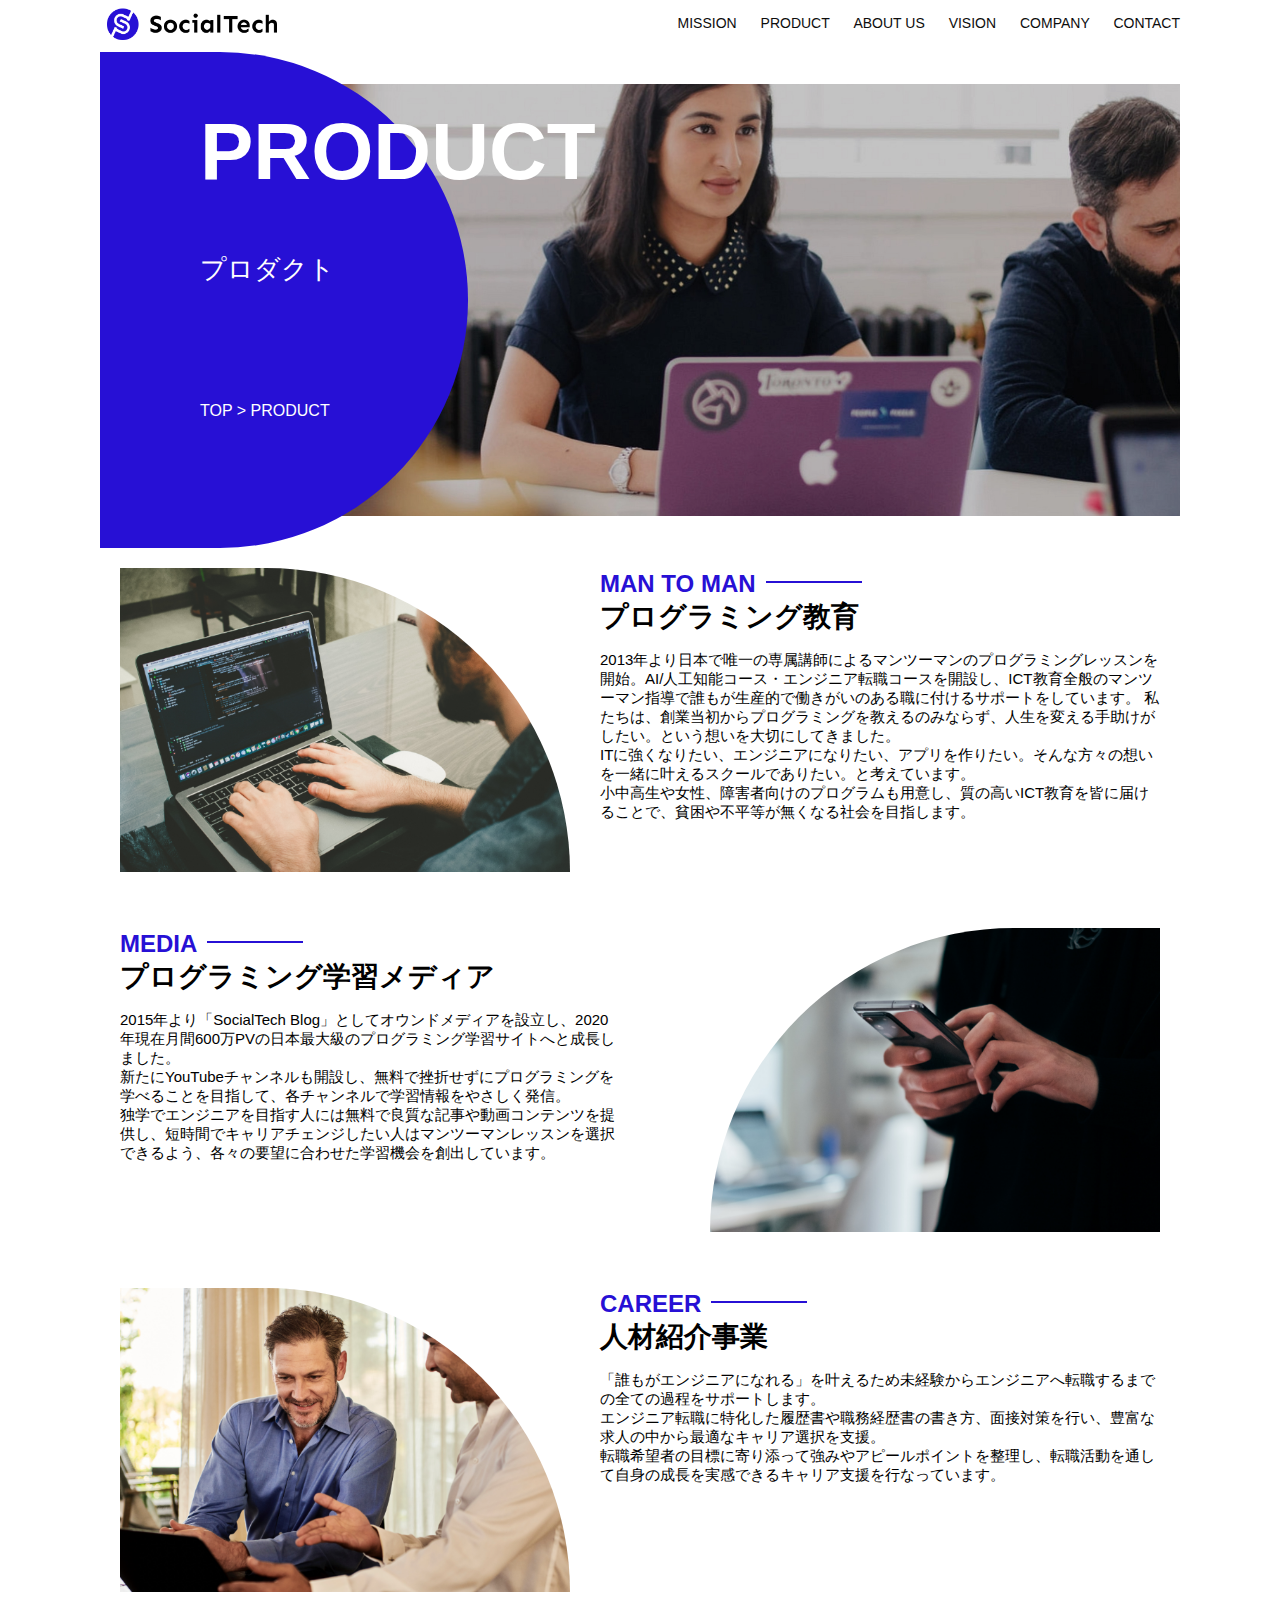
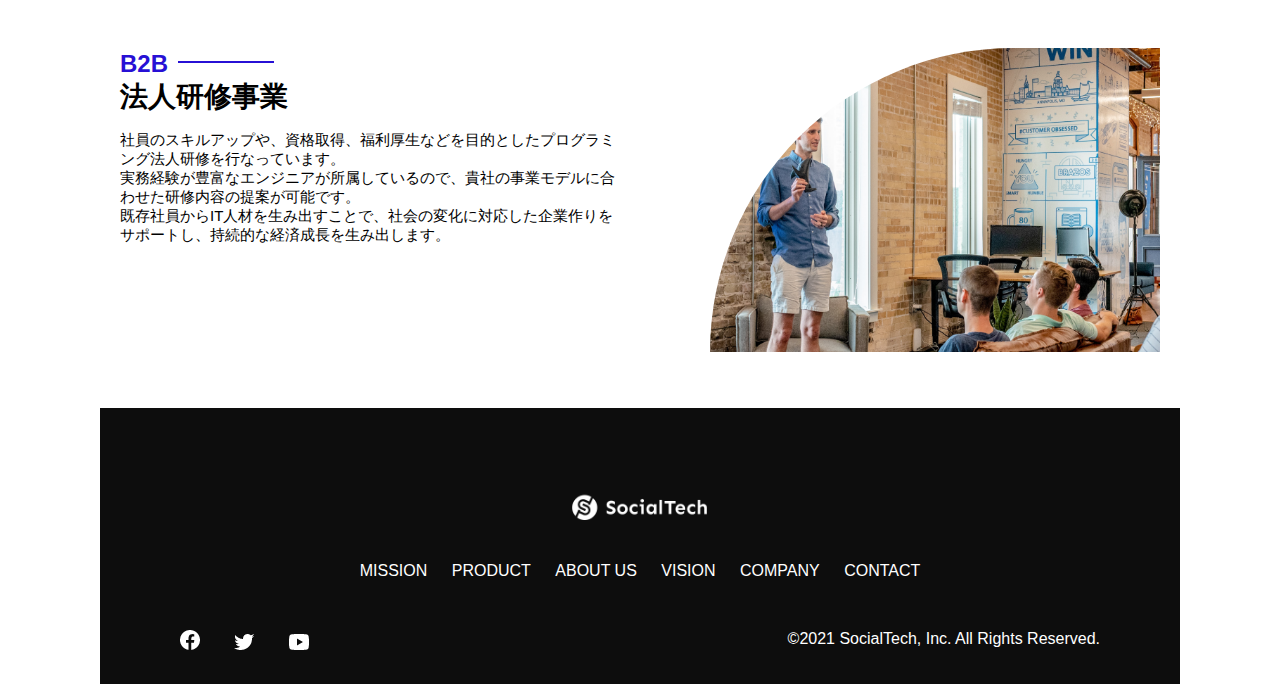
<file: kadai_tutorial_output/product.html>
<!DOCTYPE html>
<html>
  <head>
    <title>SocialTech - PRODUCT プロダクト -</title>
    <meta charset="UTF-8"> 
    <meta name="description" content="SocialTechの4つのプロダクトを紹介します">
    <meta name="viewport" content="width=device-width, initial-scale=1.0">
    <link rel="stylesheet" href="style.css">
  </head>

  <body>
    <header>
      <a href="index.html" id="logo"><img src="images/logo.png" alt="トップページに戻る"></a>

      <nav id="nav-pc">
        <a href="mission.html">MISSION</a>
        <a href="product.html">PRODUCT</a>
        <a href="index.html#aboutus">ABOUT US</a>
        <a href="index.html#vision">VISION</a>
        <a href="index.html#company">COMPANY</a>
        <a href="index.html#contact">CONTACT</a>
      </nav>

      <img id="menu-sp" src="images/button-menu.png" alt="ナビゲーションを開く" onclick="document.getElementById('nav-sp').style.display = 'block'">

      <nav id="nav-sp">
        <img id="close" src="images/button-close.png" alt="ナビゲーションを閉じる" onclick="document.getElementById('nav-sp').style.display = 'none'">
        <a id="logo-sp" href="index.html" onclick="document.getElementById('nav-sp').style.display = 'none'"><img
            src="images/logo-sp.png" alt="トップページに戻る"></a>
        <a class="menu" href="mission.html" onclick="document.getElementById('nav-sp').style.display = 'none'">MISSION</a>
        <a class="menu" href="product.html" onclick="document.getElementById('nav-sp').style.display = 'none'">PRODUCT</a>
        <a class="menu" href="index.html#aboutus" onclick="document.getElementById('nav-sp').style.display = 'none'">ABOUT US</a>
        <a class="menu" href="index.html#vision" onclick="document.getElementById('nav-sp').style.display = 'none'">VISION</a>
        <a class="menu" href="index.html#company" onclick="document.getElementById('nav-sp').style.display = 'none'">COMPANY</a>
        <a class="menu" href="index.html#contact" onclick="document.getElementById('nav-sp').style.display = 'none'">CONTACT</a>
        <div id="sns">
          <a href="https://www.facebook.com/sejuku2013"><img src="images/button-facebook.png" alt="Facebookのリンク"></a>
          <a href="https://twitter.com/samuraijuku"><img src="images/button-twitter.png" alt="Twitterのリンク"></a>
          <a href="https://www.youtube.com/channel/UCCFOQO5aDK0xXam4cUQXT8g"><img src="images/button-youtube.png" alt="YouTubeのリンク"></a>
        </div>
      </nav>
    </header>
  <main>
    <article>
      <section id="product-main">
        <div id="product-title">
          <h1>PRODUCT</h1>
          <span>プロダクト</span>
          <div>TOP > PRODUCT</div>
        </div>
      </section>
      <section class="product-section1">
        <img src="images/product/product-mantoman.png" alt="PCでコードを書く男性">
        <div>
          <h2 class="product-h2">MAN TO MAN</h2>
          <h3 class="product-h3">プログラミング教育</h3>
          <p>
            2013年より日本で唯一の専属講師によるマンツーマンのプログラミングレッスンを開始。AI/人工知能コース・エンジニア転職コースを開設し、ICT教育全般のマンツーマン指導で誰もが生産的で働きがいのある職に付けるサポートをしています。
            私たちは、創業当初からプログラミングを教えるのみならず、人生を変える手助けがしたい。という想いを大切にしてきました。<br>ITに強くなりたい、エンジニアになりたい、アプリを作りたい。そんな方々の想いを一緒に叶えるスクールでありたい。と考えています。<br>小中高生や女性、障害者向けのプログラムも用意し、質の高いICT教育を皆に届けることで、貧困や不平等が無くなる社会を目指します。
          </p>
        </div>
      </section>
      <section class="product-section2">
        <div>
          <h2 class="product-h2">MEDIA</h2>
          <h3 class="product-h3">プログラミング学習メディア</h3>
          <p>2015年より「SocialTech Blog」としてオウンドメディアを設立し、2020年現在月間600万PVの日本最大級のプログラミング学習サイトへと成長しました。<br>新たにYouTubeチャンネルも開設し、無料で挫折せずにプログラミングを学べることを目指して、各チャンネルで学習情報をやさしく発信。<br>独学でエンジニアを目指す人には無料で良質な記事や動画コンテンツを提供し、短時間でキャリアチェンジしたい人はマンツーマンレッスンを選択できるよう、各々の要望に合わせた学習機会を創出しています。
          </p>
        </div>
        <img src="images/product/product-media.png" alt="スマートフォンを操作する人">
      </section>
      <section class="product-section1">
        <img src="images/product/product-career.png" alt="笑顔で話し合う2人の男性">
        <div>
          <h2 class="product-h2">CAREER</h2>
          <h3 class="product-h3">人材紹介事業</h3>
          <p>
            「誰もがエンジニアになれる」を叶えるため未経験からエンジニアへ転職するまでの全ての過程をサポートします。<br>エンジニア転職に特化した履歴書や職務経歴書の書き方、面接対策を行い、豊富な求人の中から最適なキャリア選択を支援。<br>転職希望者の目標に寄り添って強みやアピールポイントを整理し、転職活動を通して自身の成長を実感できるキャリア支援を行なっています。<br>
          </p>
        </div>
      </section>
      <section class="product-section2">
        <div>
          <h2 class="product-h2">B2B</h2>
          <h3 class="product-h3">法人研修事業</h3>
          <p>
            社員のスキルアップや、資格取得、福利厚生などを目的としたプログラミング法人研修を行なっています。<br>実務経験が豊富なエンジニアが所属しているので、貴社の事業モデルに合わせた研修内容の提案が可能です。<br>既存社員からIT人材を生み出すことで、社会の変化に対応した企業作りをサポートし、持続的な経済成長を生み出します。
          </p>
        </div>
        <img src="images/product/product-b2b.png" alt="講演中の男性とそれを聴く人々">
      </section>
    </article>

    <footer>
      <div id="footer-logo">
        <img src="images/logo-sp.png" alt="SocialTech">
      </div>
      <div id="footer-link">
        <a href="mission.html">MISSION</a>
        <a href="product.html">PRODUCT</a>
        <a href="index.html#aboutus">ABOUT US</a>
        <a href="index.html#vision">VISION</a>
        <a href="index.html#company">COMPANY</a>
        <a href="index.html#contact">CONTACT</a>
      </div>
      <div id="sns-footer">
        <a href="https://www.facebook.com/sejuku2013"><img src="images/button-facebook.png" alt="Facebookのリンク"></a>
        <a href="https://twitter.com/samuraijuku"><img src="images/button-twitter.png" alt="Twitterのリンク"></a>
        <a href="https://www.youtube.com/channel/UCCFOQO5aDK0xXam4cUQXT8g"><img src="images/button-youtube.png" alt="YouTubeのリンク"></a>
        <span id="copyright">&copy;2021 SocialTech, Inc. All Rights Reserved.</span>
      </div>
    </footer>
  </main>
  </body>
</html>
</file>
<file: html-css-kadai_013/style.css>
body {
  font-family: 'Soource Sans Pro', 'Hiragino Kaku Gothic ProN', Meiryo, sans-serif;
}

p {
  font-size: 15px;
}



#main-visual > img {
  width: 100%;
}

@media screen and (max-width: 767px) {
  body{
    min-width: 375px;
    margin: 0;
  }

  #nav-pc {
    display: none;
  }

  #menu-sp {
    float: right;
    padding: 0;
  }

  #nav-sp {
    background-color: #ce933e;
    position: absolute;
    right: 0;
    top: 0;
    height: 100%;
    width: 100%;
    display: none;
    z-index: 100;
  }
  
  #close {
    position: absolute;
    top: 20px;
    right: 20px;
  }
  
  #logo-sp {
    margin: 80px 0 30px 20px;
  }
  
  #nav-sp > a {
    display: block;
  }
  
  #nav-sp > a:link {
    color: #fff;
  }
  
  #nav-sp > a:visited {
    color: #fff;
  }
  
  #nav-sp > a:hover {
    color: #fff;
    text-decoration: underline;
  }
  
  #nav-sp > a:active {
    color: #fff;
  }
  
  #nav-sp > .menu {
    text-decoration: none;
    display: block;
    margin: 0 20px 0 20px;
    height: 44px;
    font-size: 16px;
    background-image: url("images/arrow.png");
    background-repeat: no-repeat;
    background-position: right top;
  
  }
}



@media  screen and (min-width: 768px) {

  body {
    max-width: 1080px;
    min-width: 960px;
    margin: 0 auto;
  }

  

  header {
    display: flex;
    justify-content: space-between;
    align-items: center;
  }


  #nav-pc {
    text-align: right;
    font-size: 14px;
    padding-top: 15px;
  }

  #nav-pc > a {
    text-decoration: none;
    margin-left: 20px;
  }

  #nav-pc > a:link {
    color: #0d0d0d;
  }

  #nav-pc > a:hover {
    text-decoration: underline;
    color: #0d0d0d;
  }

  #nav-pc > a:visited,
  #nav-pc > a:active {
    color: #0d0d0d;
  }

  #nav-sp {
    display: none;
  }

  #menu-sp {
    display: none;
  }


  
}
</file>
<file: kadai_tutorial_output/style.css>
body {
  font-family: "Source Sans Pro", "Hiragino Kaku Gothic ProN", Meiryo, Arial, sans-serif;
}

P {
  font-size:  15px;
}

/* pC用のスタイル　　*/

@media screen and (min-width: 768px) {


body {
  max-width: 1080px;
  min-width: 960px;
  margin: 0 auto 0 auto;
}

header {
  display: flex;
  justify-content: space-between;
}

#nav-pc {
  font-size: 14px;
  padding-top: 15px;
}

#nav-pc > a {
  text-decoration: none;
  margin-left: 20px;
}

#nav-pc > a:link {
  color: #0d0d0d
}

#nav-pc > a:visited {
  color: #0d0d0d;
}

#nav-pc > a:hover {
  color: #0d0d0d;
  text-decoration:  underline;
}

#nav-pc > a:active {
  color: #0d0d0d;
}

#nav-sp,
#menu-sp {
  display: none;
}

/* メインビジュアル　*/
#main-visual {
  position: relative;
  height: 400px;
}


#main-message {
  position: absolute;
  top: 0;
  left: 0;
  background-color: #2710d5;
  color: #ffffff;
  border-radius: 0 0 476px 0;
  max-width: 620px;
  height: 100%;
  width: 100%;
  z-index: 11;
}

#main-message > h1 {
  font-size: 60px;
  font-weight: bold;
  margin: 100px 0 0 50px;
}

#main-message > p {
  font-size: 28px;
  margin: 0 0 0 50px;
}

#main-visual > img {
  max-width: 620px;
  border-radius: 476px 0 0 0;
  position:  absolute;
  top: 0;
  right: 0;
  z-index: 10;
}



h2 {
  margin: 40px 0 0 0;
}

h2::after {
  content: url("images/line.png");
  margin-left: 10px;
}

h3 {
  font-size: 27px;
}

/*　ミッション */
#mission {
  margin: 80px auto 80px auto;
  width: 100%;
}

#mission-flex {
  width: 100%;
  display: flex;
}

#mission-flex > div {
  width: 50%;
  margin: 20px;
}

#mission-photo {
  width: 100%;
}

#s2dgs {
  margin-top: 50px;
  width: 100%;
}

/*プロダクト*/
#product {
  background-color: #fafafa;
  margin: 80px 0 80px 0;
  padding: 10px 40px 0px 40px;
}

#product > div {
  margin-top: 40px;
  display: flex;
}

#product-left {
  width: 50%;
  margin-right: 20px;
}

#product-right {
  width: 50%;
  margin-left: 20px;
  margin-top: 80px;
}

#product-left > div {
  position: relative;
  height: 480px;
  margin-right: 20px;
}

#product-right > div {
  position: relative;
  height: 480px;
  margin-left: 20px;
}

.product-photo {
  width: 100%;
}

.product-explain {
  background-color: #ffffff;
  position: absolute;
  left: 0;
  top: 280px;
  margin: 0 40px 0 40px;
  padding: 20px;
  box-shadow: 5px 5px 10px rgba(0, 0, 0, 0.05);
}

.product-explain > span {
  color: #2710d5;
  font-weight: bold;
  font-size: 16px;
  margin: 0;
}

.product-explain > h3 {
  font-size: 20px;
  margin: 5px 0 5px 0;
}

.product-explain > p {
  font-size: 14px;
  margin: 0;
}

#product-more {
  margin: 0 auto -42px auto;
}

/*　アバウトアス */
#aboutus {
  margin: 80px auto 80px auto;
}

#aboutus > div {
  display: flex;
}

.culture-img {
  width: 100%;
  align-self: flex-start;
}

.culture-img2 {
  margin-top: 50px;
  width: 100%;
}

.culture-table {
  margin-right: 50px;
}

.culture-num {
  font-size: 80px;
  color: #2710d5;
  margin: 0 20px 0 0;
}

.culture-en {
  color: #2710d5;
  font-weight: bold;
  font-size: 24px;
  display: block;
}

.culture-jp {
  font-size: 28px;
  font-weight: bold;
}

.culture-description {
  margin: 0;
}

/* ビジョン */
#vision {
  margin: 80px auto 80px auto;
}

#vision > div {
  width: 100%;
  display: flex;
  justify-content: space-between;
  flex-wrap: wrap;
}

.vision-box {
  width: 300px;
  height: 300px;
  margin-bottom: 30px;
  position: relative;
}

.vision-box > img {
  width: 100%;
  height: auto;
  position: absolute;
  top: 0;
  left: 0;
  z-index: 30;
}

.vision-box > span {
  position: absolute;
  top: 0;
  left: 0;
  z-index: 31;
  margin-right: 20px;
}

.vision-box > span > h4 {
  color: #2710d5;
  font-size: 19px;
  margin: 80px 0 0 0;
}

.vision-box > span > h4::first-letter {
  font-size: 40px;
}

.vision-box > span > h5 {
  font-size: 20px;
  margin: 0 0 0 0;
}

.vision-box > span > p {
  margin: 10px 0 0 0;
}

/* 会社概要 */
#company {
  margin: 80px auto 80px auto;
}

#company-table {
  width: 100%;
}

.tableheader {
  text-align: left;
  padding: 20px;
  border-bottom-color: #2710d5;
  border-bottom-width: 1px;
  border-bottom-style: solid;
  width: 100px;
}

.tableheader-first {
  text-align: left;
  padding: 20px;
  border-bottom-color: #2710d5;
  border-bottom-width: 1px;
  border-bottom-style: solid;
  border-top-color: #2710d5;
  border-top-width: 1px;
  border-top-style: solid;
  width: 100px;
}

.cell {
  padding: 30px;
  border-bottom-color: #ececec;
  border-bottom-width: 1px;
  border-bottom-style: solid;
}

.cell-first {
  padding: 30px;
  border-bottom-color: #ececec;
  border-bottom-width: 1px;
  border-bottom-style: solid;
  border-top-color: #ececec;
  border-top-width: 1px;
  border-top-style: solid;
}

#company > iframe {
  width: 100%;
  height: 368px;
  margin-top: 40px;
}

/* お問い合わせ */
#contact {
  margin: 80px auto 80px auto;

}

#contact > form > div {
  display: flex;
  flex-direction: row;
  flex-wrap: wrap;
  padding-bottom: 30px;
}

.contact-heading {
  width: 240px;
  align-self: center;
}

.contact-label {
  font-weight: bold;
}

.contact-span {
  color: #ce2222;
  margin: 0 0 0 20px;
  font-weight: bold;
}

.contact-textbox {
  border-top: 0;
  border-left: 0;
  border-right: 0;
  border-bottom-width: 1px;
  border-bottom-color: #707070;
  border-bottom-style: solid;
  background-color: #fafafa;
  width: 400px;
  height: 56px;
}

.contact-textarea {
  border-top: 0;
  border-left: 0;
  border-right: 0;
  border-bottom-width: 1px;
  border-bottom-color: #707070;
  border-bottom-style: solid;
  background-color: #fafafa;
  width: 400px;
  height: 200px;
}

details {
  width: 700px;
}
details > div {
  background-color: #fafafa;
  padding: 20px;
}

details > div > span {
  font-weight: bold;
}

/* フッター */
footer {
  background-color: #0d0d0d;
  text-align: center;
  padding: 80px 80px 30px 80px;
}

#footer-logo {
  margin-bottom: 30px;
}

#footer-link {
  margin-bottom: 50px;
}

#footer-link > a {
  text-decoration: none;
  margin: 10px;
}

#footer-link > a:link {
  color: #ffffff;
}

#footer-link > a:visited {
  color: #ffffff;
}

#footer-link > a:hover {
  color: #ffffff;
  text-decoration: underline;
}

#footer-link > a:active {
  color: #ffffff;
}

#sns-footer {
  text-align: left;
  width: 100%;
}

#sns-footer > a {
  margin-right: 30px;
}

#copyright {
  color: #ffffff;
  float: right;
}

/* ミッションメインビジュアル　*/
#mission-main {
  height: 496px;
  width: 100%;
  background-image: url("images/mission/mission-main.png");
  background-repeat: no-repeat;
  background-position-y: center;
}

#mission-title {
  background-color: #2710d5;
  width: 368px;
  color: #ffffff;
  height: 496px;
  border-radius: 0 248px 248px 0;
  position: relative;
}

#mission-title > h1 {
  position: absolute;
  top: 0;
  left: 100px;
  font-size: 80px;
}

#mission-title > span {
  position: absolute;
  top: 200px;
  left: 100px;
  font-size: 26px;
}

#mission-title > div {
  position: absolute;
  top: 350px;
  left:  100px;
  font-size: 16px;
}

#mission-s2dgs {
  width: 100%;
  margin: 20px;
}

.mission-h2 {
  color: #2710d5;
  font-size: 40px;
}

/* 青い横線をなくす　*/
.mission-h2::after {
  content: none;
}

#mission-5goals {
  margin: 20px;
  display: flex;
}

#mission-5goals > div {
  flex-grow: 1;
  padding: 20px;
}

#mission-5goals > div > div {
  margin-bottom: 40px;
}

.fivegoals-image-right {
  float: right;
  margin: 20px;
}

.fivegoals-image-left {
  float: left;
  margin: 20px;
}

.fivegoals-number {
  color: #2710d5;
  font-size: 48px;
  margin: 0;
}

.fivegoals-h3 {
  font-size: 28px;
  margin: 0;
}

.fivegoals-p {
  margin: 0;
}


 /* プロダクトページ */
 #product-main {
  height: 496px;
  width: 100%;
  background-image: url("images/product/product-main.png");
  background-repeat: no-repeat;
  background-position-y: center;
}

#product-title {
  background-color: #2710d5;
  width: 368px;
  color: #ffffff;
  height: 496px;
  border-radius: 0 248px 248px 0;
  position: relative;
}

#product-title > h1 {
  position: absolute;
  top: 0;
  left: 100px;
  font-size: 80px;
}

#product-title > span {
  position: absolute;
  top: 200px;
  left: 100px;
  font-size: 26px;
}

#product-title > div {
  position: absolute;
  top: 350px;
  left: 100px;
  font-size: 16px;
}

/* セクション1 */
.product-section1 {
  position: relative;
  margin: 20px;
  height: 340px;
}

.product-section1 > img {
  position: absolute;
  top: 0;
  left: 0;
  width: 450px;
  margin: 0 40px 30px 0;
  border-radius: 0 432px 0 0;
}

.product-section1 > div {
  position: absolute;
  top: 0;
  left: 480px;
}

/* セクション2 */
.product-section2 {
  position: relative;
  margin: 20px;
  height: 340px;
}

.product-section2 > img {
  position: absolute;
  top: 0;
  right: 0;
  width: 450px;
  margin: 0 0 30px 40px;
  border-radius: 432px 0 0 0;
}

.product-section2 > div {
  width: 500px;
  position: absolute;
  top: 0;
  left: 0;
}

.product-h2 {
  color: #2710d5;
  font-size: 24px;
  margin: 0;
}

.product-h3 {
  font-size: 28px;
  margin: 0;
}



}  
/* スマートフォン用スタイル　*/

@media screen and (max-width: 767px) {
  body {
    min-width: 375px;
    margin: 0;
  }
/* PC用ナビゲーション非表示 */
  #nav-pc {
    display: none;
  }
/* ハンバーガーメニュー */
  #menu-sp {
    float: right;
    padding: 0;
  }
/* スマホ用ナビゲーションの表示切替　初期状態、レイアウトと非表示設定 */
  #nav-sp {
    background-color: #2710d5;
    position: absolute;
    left: 0;
    top: 0;
    height: 100%;
    width: 100%;
    display: none;
    z-index: 100;
  }
  
  /*　×ボタン　*/
  #close {
    position: absolute;
    top: 20px;
    right: 20px;
  }

  /*　ナビゲーションメニュー用ロゴ　*/
  #logo-sp {
    margin: 80px 0 30px 20px;
  }

  #nav-sp > a {
    display: block;
  }
  #nav-sp > a:link {
    color: #ffffff;
  }
  #nav-sp > a:visited {
    color: #ffffff;
  }
  #nav-sp > a:hover {
    color: #ffffff;
    text-decoration: underline;
  }
  #nav-sp > a:active {
    color: #ffffff;
  }
  #nav-sp > .menu {
    text-decoration: none;
    display: block;
    margin: 0 20px 0 20px;
    height: 44px;
    font-size: 16px;
    background-image: url("images/arrow.png");
    background-repeat: no-repeat;
    background-position: right top;
  }

  #sns {
    position: absolute;
    bottom: 20px;
    left: 20px;
  }
  #sns > a {
    margin-right: 30px;
  }

  /*メインビジュアル*/
  #main-visual {
    position: relative;
    height: 470px;
    width: 100%;
    overflow: hidden;
  }

  #main-visual > div {
    position: absolute;
    top: 0;
    left: 0;
    background-color: #2710d5;
    color: white;
    border-radius: 0 0 476px 0;
    text-align: center;
    height: 280px;
    width: 100%;
    z-index: 11;
  }

  #main-visual > div > h1 {
    font-size: 28px;
    margin: 90px 0 0 0;
  }

  #main-visual > div > P {
    margin: 0;
  }

  #main-visual > img {
    width: 100%;
    border-radius: 476px 0 0 0;
    z-index: 10;
    position: absolute;
    bottom: 0;
    right: 0;
  }

  /* 見出し */
  h2::after {
    content: url("images/line.png");
    margin-left: 10px;
  }

  h3 {
    font-size: 24px;
    margin: 10px 0 0 0;
  }

  #mission {
    margin: 20px;
  }

  #mission-photo {
    width: 100%;
  }

  #s2dgs {
    width: 100%;
  }

  /*プロダクト*/
  #product {
    background-color: #fafafa;
    padding-top: 10px;
  }

  #product h2 {
    margin-left: 20px;
  }

  /*外枠*/
  /* 左右のカラム　スマホでは縦並び */
  #product-left,
  #product-right {
    margin-right: 20px;
    margin-left: 20px;
  }

  /* 画像＋説明の枠 */
  #product-left > div,
  #product-right > div {
    position: relative;
    height: 540px;
  }

  .product-explain {
    background-color: #fff;
    position: absolute;
    left: 0;
    bottom: 50px;
    padding: 20px;
    box-shadow: 5px 5px 10px rgba(0, 0, 0, 0.05);
  }

  .product-explain > span {
    color: #2710d5;
    font-weight: bold;
    font-size: 16px;
    margin: 0px;
  }

  .product-explain > h3 {
    margin: 10px 0 10px 0;
  }

  /*　画像　*/
  .product-photo {
    width: 100%;
  }

  #product-more > img {
    margin: 0 0 -42px 20px;
  }

  /* ABOUT US */
  #aboutus {
    margin: 80px 20px 80px 20px;
  }

  #aboutus > div {
    display: flex;
    flex-direction: column;
  }

  .culture-table {
    width: 100%;
    padding-right: 20px;
    order: 2;
  }

  .culture-img {
    width: 100%;
    order: 1;
  }

  .culture-img2 {
    width: 100%;
  }

  .culture-num {
    font-size: 80px;
    color: #2710d5;
  }

  .culture-en {
    color: #2710d5;
    font-weight: bold;
    font-size: 24px;
    display: block;
  }

  .culture-jp {
    display: block;
  }

  .culture-description {
    margin: 0;
  }

  /* ビジョン */
  #vision {
    margin: 80px 20px 80px 20px;
  }


  .vision-box {
    width: 300px;
    height: 300px;
    margin-bottom: 30px;
    position: relative;
  }

  .vision-box > img {
    width: 100%;
    height: auto;
    position: absolute;
    top: 0;
    left: 0;
    z-index: 30;
  }

  .vision-box > span {
    position: absolute;
    top: 0;
    left: 0;
    z-index: 31;
    margin-right: 20px;
  }

  .vision-box > span > h4 {
    color: #2710d5;
    font-size: 19px;
    margin: 60px 0 0 0;
  }

  .vision-box > span > h5 {
    font-size: 20px;
    margin: 0 0 0 0;
  }

  .vision-box > span > p {
    margin: 10px 0 0 0;
  }

  /*　会社概要　*/
  #company {
    margin: 0 20px 0 20px;
  }

  #company > h3 {
    margin-bottom: 20px;
  }

  #company > table {
    width: 100%;
  }

  .tableheader-first {
    text-align: left;
    padding: 20px;
    border-bottom-color: #2710d5;
    border-bottom-width: 1px;
    border-bottom-style: solid;
    border-top-color: #2710d5;
    border-top-width: 1px;
    border-top-style: solid;
    width: 50px;
  }

  .tableheader {
    text-align: left;
    padding: 20px;
    border-bottom-color: #2710d5;
    border-bottom-width: 1px;
    border-bottom-style: solid;
    width: 50px;
  }

  .cell {
    padding: 20px;
    border-bottom-color: #ececec;
    border-bottom-width: 1px;
    border-bottom-style: solid;
  }

  .cell-first {
    padding: 20px;
    border-bottom-color: #ececec;
    border-bottom-width: 1px;
    border-bottom-style: solid;
    border-top-color: #ececec;
    border-top-width: 1px;
    border-top-style: solid;
  }

  #company > iframe {
    width: 100%;
    height: 240px;
    margin: 40px 0 0 0;
  }

  /*　お問い合わせ　*/
  #contact {
    margin: 80px 20px 80px 20px;
  }

  #contact > h3 {
    margin-bottom: 20px;
  }

  #contact > form > div {
    margin-bottom: 20px;
  }

  .contact-heading {
    margin-bottom: 20px;
  }

  /* ラベル */
  .contact-label {
    font-weight: bold;
  }

  /* 必須 */
  .contact-span {
    color: #ce2222;
    margin: 0 0 0 20px;
    font-weight: bold;
  }

  .contact-textbox {
    height: 56px;
    border-top: 0;
    border-left: 0;
    border-right: 0;
    background-color: #fafafa;
    border-bottom-color: #707070;
    border-bottom-width: 1px;
    border-style: solid;
    min-width: 300px;
    width: 100%;
  }

  .contact-textarea {
    height: 150px;
    border-top: 0;
    border-left: 0;
    border-right: 0;
    background-color: #fafafa;
    width: 100%;
  }

  .radiobutton {
    margin-bottom: 20px;
  }

  .radiobutton + label::after {
    content: "\A";
    white-space: pre;
  }

  /* フッター */
  footer {
    background-color: #0d0d0d;
    padding: 30px 20px 50px 20px;
  }

  #footer-logo {
    margin-bottom: 30px;
  }

  #footer-link {
    margin-bottom: 50px;
  }

  #footer-link > a {
    text-decoration: none;
    margin: 0 20px 30px 0;
    display: block;
    background-image: url("images/arrow.png");
    background-repeat: no-repeat;
    background-position: right top;
  }

  #footer-link > a:link {
    color: #ffffff;
  }

  #footer-link > a:visited {
    color: #ffffff;
  }

  #footer-link > a:hover {
    color: #ffffff;
    text-decoration: underline;
  }

  #footer-link > a:active {
    color: #ffffff;
  }

  #sns-footer > a {
    margin-right: 30px;
  }

  #copyright {
    font-size: 12px;
    display: block;
    margin-top: 30px;
    color: #ffffff;
  }

  /* mission.html用スタイル */
  #mission-main {
    height: 256px;
    width: 100%;
    background-image: url("images/mission/mission-main.png");
    background-repeat: no-repeat;
    background-position-y: center;
    background-size: auto 208px;
  }

  #mission-title {
    background-color: #2710d5;
    width: 136px;
    color: #ffffff;
    height: 256px;
    border-radius: 0 248px 248px 0;
    position: relative;
  }

  #mission-title > h1 {
    position: absolute;
    top: 0;
    left: 20px;
    font-size: 40px;
  }

  #mission-title > span {
    position: absolute;
    top: 110px;
    left: 20px;
    font-size: 18px;
  }

  #mission-title > div {
    position: absolute;
    top: 180px;
    left: 20px;
    font-size: 13px;
  }

  #mission-s2dgs {
    margin: 20px;
  }

  .mission-h2 {
    color: #2710d5;
    font-size: 38px;
    margin: 0px;
  }

  .mission-h2::after {
    content: none;
  }

  #mission-s2dgs > img {
    width: 100%;
  }


  #mission-5goals {
    margin: 20px;
  }

  #mission-5goals > div > div {
    margin-bottom: 40px;
  }

  #s2dgs-image {
    width: 100%;
  }

  .fivegoals-image-right {
    margin: 20px auto 20px auto;
    display: block;
  }

  .fivegoals-image-left {
    margin: 20px auto 20px auto;
    display: block;
  }
  
  .fivegoals-number {
    color: #2710d5;
    font-size: 48px;
    margin: 0;
  }

  .fivegoals-h3 {
    font-size: 28px;
    margin: 0;
  }

  .fivegoals-p {
    margin: 0;
  }

  /*　プロダクトページ　*/
  #product-main {
    height: 256px;
    width: 100%;
    background-image: url("images/product/product-main.png");
    background-repeat: no-repeat;
    background-position-y: center;
    background-size: auto 208px;
  }

  #product-title {
    background-color: #2710d5;
    width: 136px;
    color: #ffffff;
    height: 256px;
    border-radius: 0 248px 248px 0;
    position: relative;
    }

    #product-title > h1 {
      position: absolute;
      top: 0;
      left: 20px;
      font-size: 40px;
    }

    #product-title > span {
      position: absolute;
      top: 110px;
      left: 20px;
      font-size: 18px;
    }

    #product-title > div {
      position: absolute;
      top: 180px;
      left: 20px;
      font-size: 13px;
    }

    .product-section1 {
      margin: 20px;
    }

    .product-section1 > img {
      width: 100%;
      border-radius: 0 300px 0 0;
    }

    .product-section2 {
      margin: 20px;
      display: flex;
      flex-direction: column;
    }

    .product-section2 > img {
      order: 1;
      width: 100%;
      border-radius: 300px 0 0 0;
    }

    .product-section2 > div {
      order: 2;
    }

    .product-h2 {
      color: #2710d5;
      font-size: 24px;
      margin: 0;
    }

    .product-h3 {
      font-size: 28px;
      margin: 0;
    }
}
</file>
